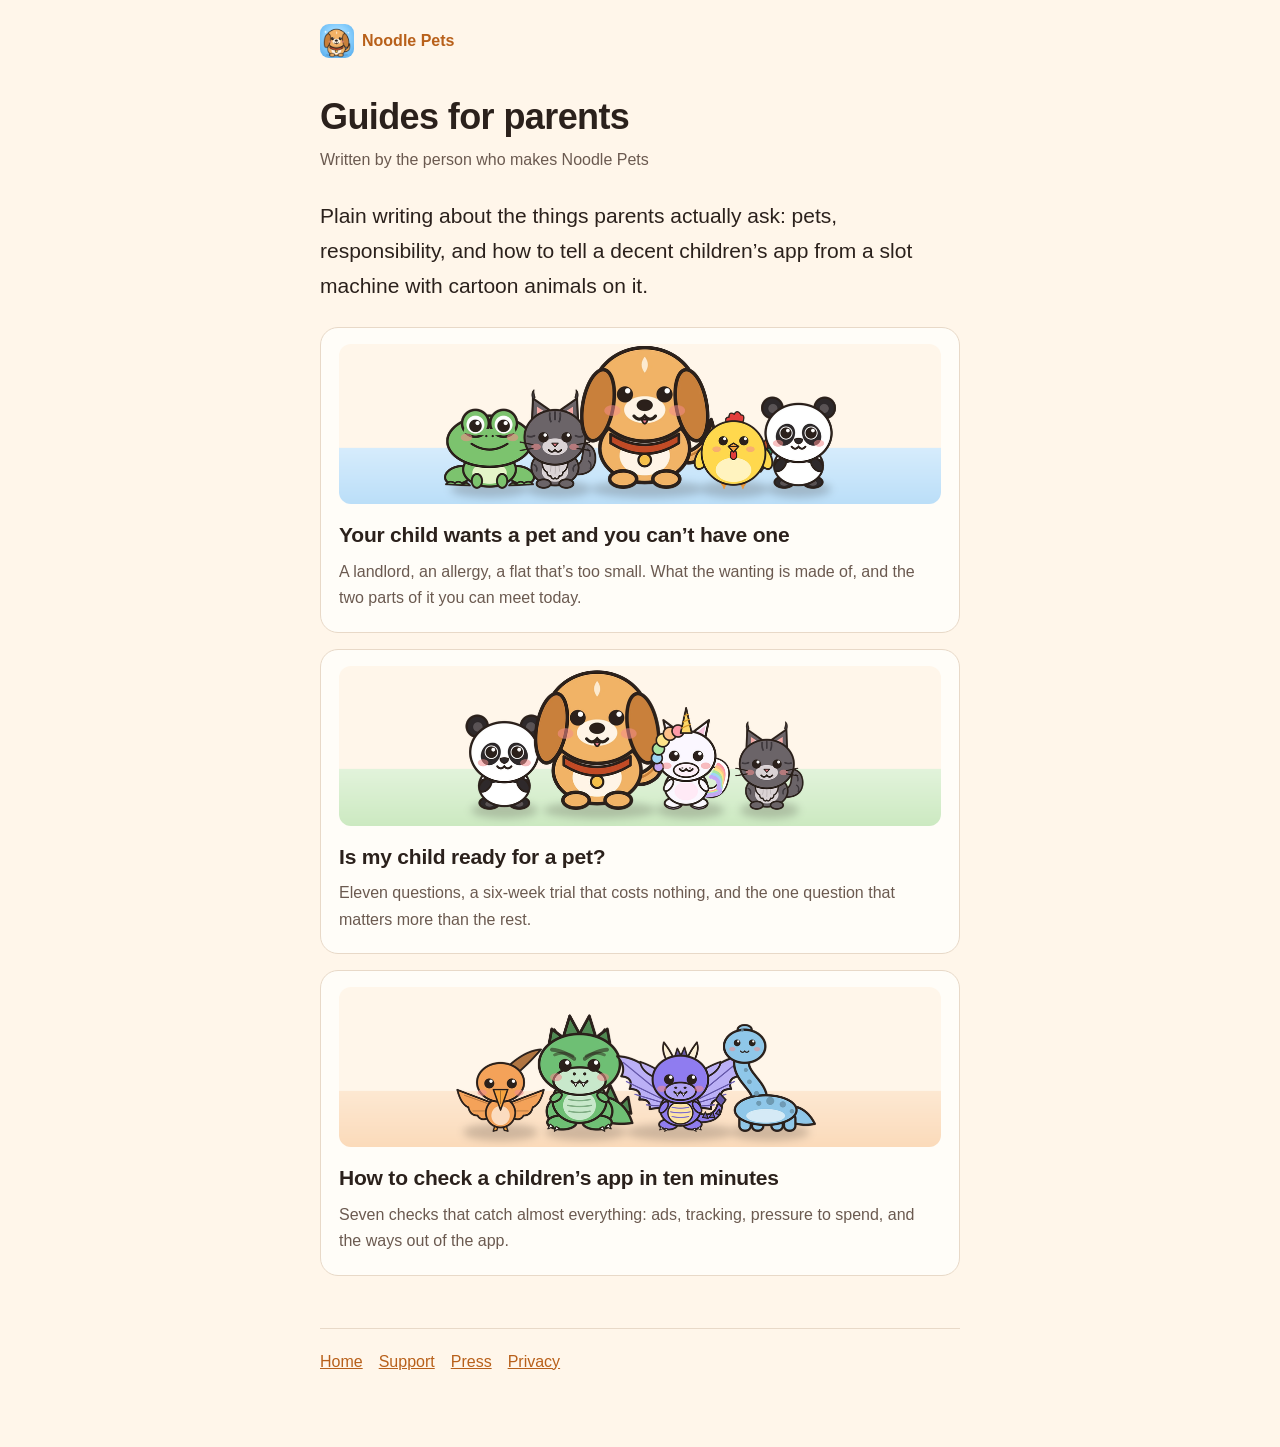
<file: guides/index.html>
<!doctype html>
<html lang="en">
<head>
<meta charset="utf-8">
<meta name="viewport" content="width=device-width, initial-scale=1">
<title>Guides for parents – Noodle Pets</title>
<meta name="description" content="Plain, practical writing for parents: what to do when a child wants a pet you can&rsquo;t have, whether they&rsquo;re ready for a real one, and how to check a children&rsquo;s app.">
<link rel="canonical" href="https://noodlepets.app/guides/">
<meta property="og:title" content="Guides for parents – Noodle Pets">
<meta property="og:description" content="Plain, practical writing for parents about pets, responsibility and children's apps.">
<meta property="og:image" content="https://noodlepets.app/images/og-banner.png">
<meta property="og:url" content="https://noodlepets.app/guides/">
<meta property="og:type" content="website">
<meta name="twitter:card" content="summary_large_image">
<link rel="stylesheet" href="/guides/style.css?v=3">
<link rel="icon" href="/favicon.ico" sizes="48x48">
<link rel="icon" type="image/png" sizes="32x32" href="/favicon-32.png">
<link rel="apple-touch-icon" href="/apple-touch-icon.png">
<meta name="theme-color" content="#4FA8EC">
</head>
<body>

<div class="top"><a href="/"><img src="/images/icon.png" alt="" width="34" height="34">Noodle Pets</a></div>

<main>
  <h1>Guides for parents</h1>
  <p class="date">Written by the person who makes Noodle Pets</p>

  <p class="lede">Plain writing about the things parents actually ask: pets, responsibility, and how to tell a decent children&rsquo;s app from a slot machine with cartoon animals on it.</p>

  <div class="cards">
    <a class="card" href="/guides/child-wants-a-pet/">
      <img class="thumb" src="/guides/hero-pet.png" alt="" width="1200" height="460" loading="lazy">
      <h2>Your child wants a pet and you can&rsquo;t have one</h2>
      <p>A landlord, an allergy, a flat that&rsquo;s too small. What the wanting is made of, and the two parts of it you can meet today.</p>
    </a>
    <a class="card" href="/guides/ready-for-a-real-pet/">
      <img class="thumb" src="/guides/hero-ready.png" alt="" width="1200" height="460" loading="lazy">
      <h2>Is my child ready for a pet?</h2>
      <p>Eleven questions, a six-week trial that costs nothing, and the one question that matters more than the rest.</p>
    </a>
    <a class="card" href="/guides/choosing-a-childrens-app/">
      <img class="thumb" src="/guides/hero-app.png" alt="" width="1200" height="460" loading="lazy">
      <h2>How to check a children&rsquo;s app in ten minutes</h2>
      <p>Seven checks that catch almost everything: ads, tracking, pressure to spend, and the ways out of the app.</p>
    </a>
  </div>

  <div class="foot">
    <a href="/">Home</a><a href="/support/">Support</a><a href="/press/">Press</a><a href="/privacy/">Privacy</a>
  </div>
</main>

</body>
</html>
</file>
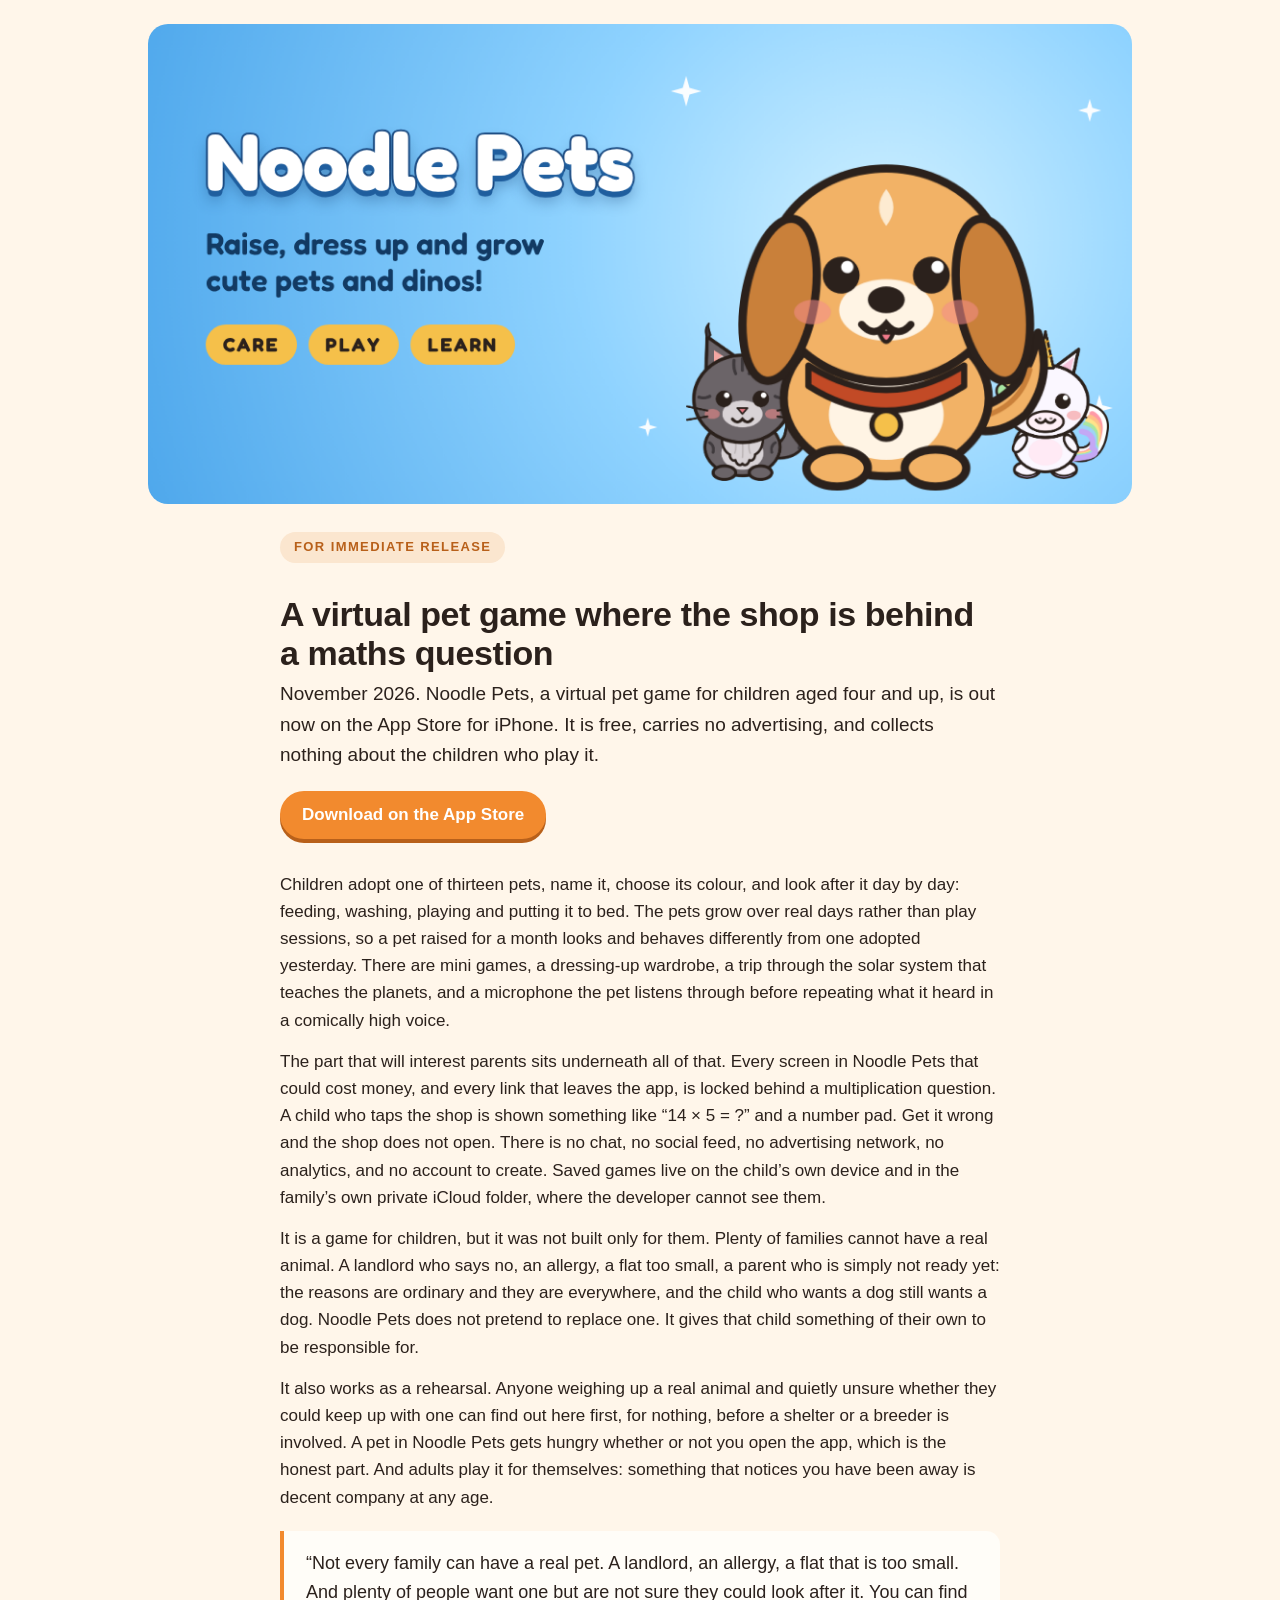
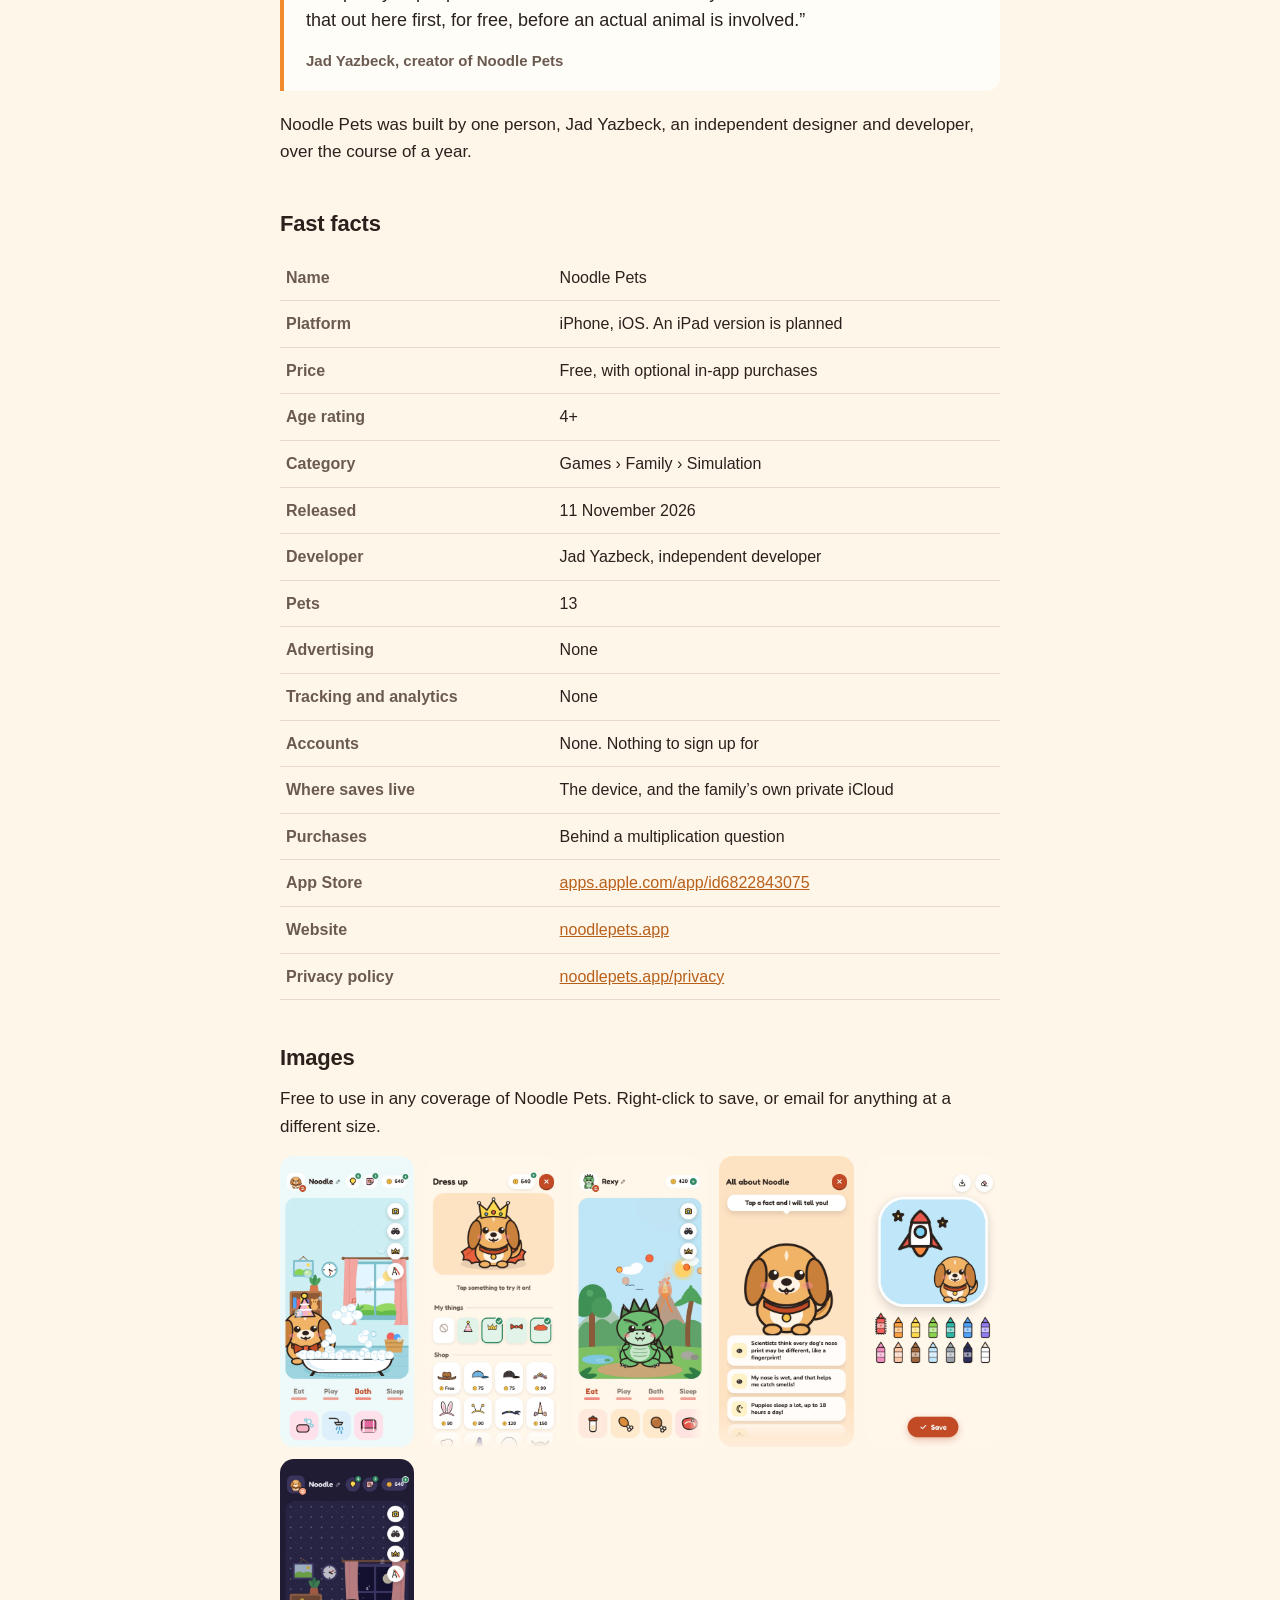
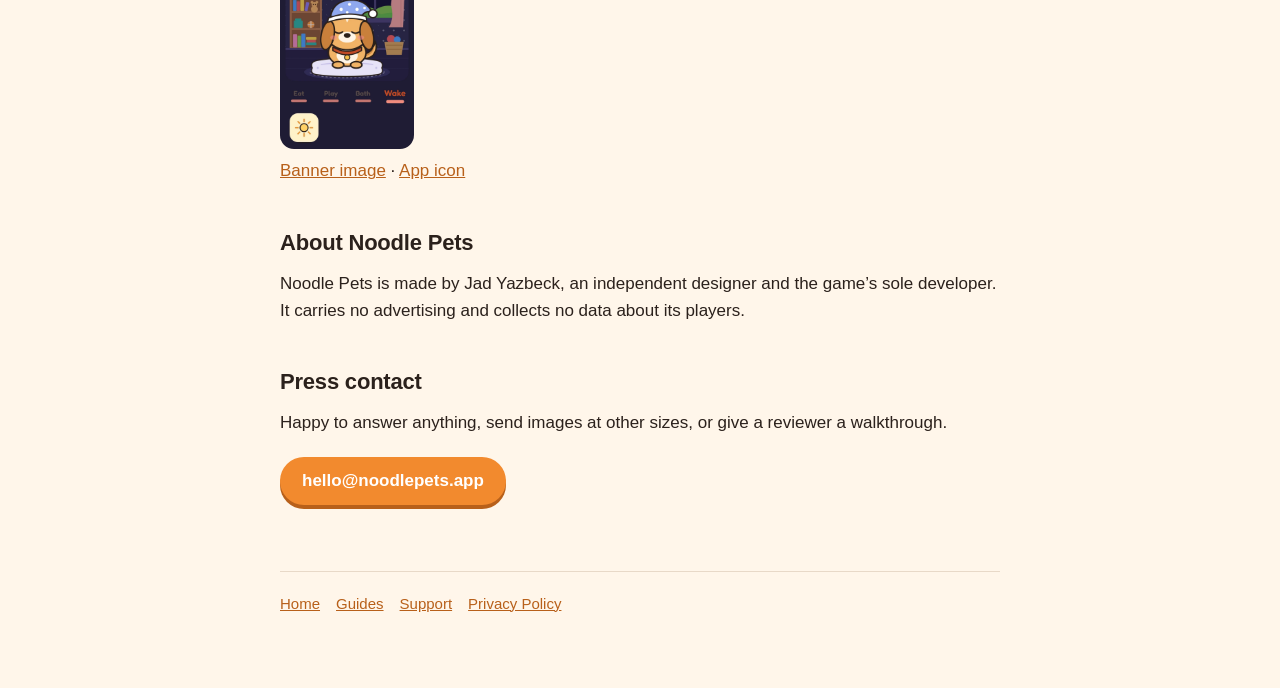
<file: press/index.html>
<!doctype html>
<html lang="en">
<head>
<meta charset="utf-8">
<meta name="viewport" content="width=device-width, initial-scale=1">
<title>Noodle Pets – Press</title>
<meta name="description" content="Press kit for Noodle Pets, a virtual pet game for children aged 4 and up. No ads, no tracking, and every purchase behind a grown-up check.">
<meta property="og:title" content="Noodle Pets – Press">
<meta property="og:description" content="A virtual pet game where the shop is behind a maths question. Press kit, facts and images.">
<meta property="og:image" content="https://noodlepets.app/images/og-banner.png">
<meta property="og:url" content="https://noodlepets.app/press/">
<meta property="og:type" content="website">
<meta name="twitter:card" content="summary_large_image">
<style>
:root{
  --bg:#FFF6EA; --ink:#2B211C; --quiet:#6B5A50; --line:#E8D9C8;
  --orange:#F28A2E; --orange-dark:#B8601A; --mint:#DDF1CF; --card:#FFFDF8;
}
*{box-sizing:border-box}
body{margin:0;background:var(--bg);color:var(--ink);
  font:17px/1.6 -apple-system,BlinkMacSystemFont,"Segoe UI",Roboto,sans-serif;
  -webkit-font-smoothing:antialiased}
main{max-width:760px;margin:0 auto;padding:0 20px 72px}
.hero{max-width:1024px;margin:0 auto;padding:24px 20px 0}
.hero img{width:100%;height:auto;border-radius:20px;display:block}
h1{font-size:34px;line-height:1.15;margin:32px 0 6px;letter-spacing:-.4px}
h2{font-size:22px;margin:40px 0 10px;letter-spacing:-.2px}
h3{font-size:19px;margin:26px 0 8px}
p{margin:0 0 14px}
a{color:var(--orange-dark)}
.kicker{display:inline-block;font-size:13px;font-weight:700;letter-spacing:1.4px;
  text-transform:uppercase;color:var(--orange-dark);background:#FBE6CF;
  border-radius:999px;padding:5px 14px;margin-top:28px}
.lede{font-size:19px;color:var(--ink)}
.sum{background:var(--mint);border-radius:18px;padding:16px 18px;font-weight:600;margin:0 0 22px}
blockquote{margin:20px 0;padding:18px 22px;background:var(--card);
  border-left:4px solid var(--orange);border-radius:0 14px 14px 0;font-size:18px}
blockquote p:last-child{margin:0}
.by{display:block;margin-top:10px;font-size:15px;color:var(--quiet);font-weight:600}
table{width:100%;border-collapse:collapse;margin:14px 0 8px;font-size:16px}
th,td{text-align:left;padding:10px 6px;border-bottom:1px solid var(--line);vertical-align:top}
th{width:38%;color:var(--quiet);font-weight:600}
.shots{display:grid;grid-template-columns:repeat(auto-fill,minmax(130px,1fr));gap:12px;margin:16px 0 8px}
.shots img{width:100%;height:auto;border-radius:14px;display:block;background:#fff}
.mail{display:inline-flex;align-items:center;gap:8px;height:48px;padding:0 22px;margin:6px 0 18px;
  border-radius:999px;background:var(--orange);color:#fff;font-weight:700;text-decoration:none;
  box-shadow:0 4px 0 var(--orange-dark)}
.mail:focus-visible{outline:3px solid var(--ink);outline-offset:3px}
.foot{margin-top:48px;padding-top:20px;border-top:1px solid var(--line);color:var(--quiet);font-size:15px}
.foot a{margin-right:16px}
@media (max-width:520px){h1{font-size:28px}.lede{font-size:18px}}
</style>
<link rel="icon" href="/favicon.ico" sizes="48x48">
<link rel="icon" type="image/png" sizes="32x32" href="/favicon-32.png">
<link rel="icon" type="image/png" sizes="16x16" href="/favicon-16.png">
<link rel="apple-touch-icon" href="/apple-touch-icon.png">
<link rel="manifest" href="/site.webmanifest">
<meta name="theme-color" content="#4FA8EC">
</head>
<body>

<div class="hero">
  <img src="/images/og-banner.png" alt="Noodle Pets: a dog, a cat and a unicorn against a blue sky" width="1024" height="500">
</div>

<main>
  <span class="kicker">For immediate release</span>

  <h1>A virtual pet game where the shop is behind a maths question</h1>

  <p class="lede">November 2026. Noodle Pets, a virtual pet game for children aged four and up, is out now on the App Store for iPhone. It is free, carries no advertising, and collects nothing about the children who play it.</p>

  <p><a class="mail" href="https://apps.apple.com/app/id6822843075">Download on the App Store</a></p>

  <p>Children adopt one of thirteen pets, name it, choose its colour, and look after it day by day: feeding, washing, playing and putting it to bed. The pets grow over real days rather than play sessions, so a pet raised for a month looks and behaves differently from one adopted yesterday. There are mini games, a dressing-up wardrobe, a trip through the solar system that teaches the planets, and a microphone the pet listens through before repeating what it heard in a comically high voice.</p>

  <p>The part that will interest parents sits underneath all of that. Every screen in Noodle Pets that could cost money, and every link that leaves the app, is locked behind a multiplication question. A child who taps the shop is shown something like &ldquo;14 &times; 5 = ?&rdquo; and a number pad. Get it wrong and the shop does not open. There is no chat, no social feed, no advertising network, no analytics, and no account to create. Saved games live on the child&rsquo;s own device and in the family&rsquo;s own private iCloud folder, where the developer cannot see them.</p>

  <p>It is a game for children, but it was not built only for them. Plenty of families cannot have a real animal. A landlord who says no, an allergy, a flat too small, a parent who is simply not ready yet: the reasons are ordinary and they are everywhere, and the child who wants a dog still wants a dog. Noodle Pets does not pretend to replace one. It gives that child something of their own to be responsible for.</p>

  <p>It also works as a rehearsal. Anyone weighing up a real animal and quietly unsure whether they could keep up with one can find out here first, for nothing, before a shelter or a breeder is involved. A pet in Noodle Pets gets hungry whether or not you open the app, which is the honest part. And adults play it for themselves: something that notices you have been away is decent company at any age.</p>

  <blockquote>
    <p>&ldquo;Not every family can have a real pet. A landlord, an allergy, a flat that is too small. And plenty of people want one but are not sure they could look after it. You can find that out here first, for free, before an actual animal is involved.&rdquo;</p>
    <span class="by">Jad Yazbeck, creator of Noodle Pets</span>
  </blockquote>

  <p>Noodle Pets was built by one person, Jad Yazbeck, an independent designer and developer, over the course of a year.</p>

  <h2>Fast facts</h2>
  <table>
    <tr><th>Name</th><td>Noodle Pets</td></tr>
    <tr><th>Platform</th><td>iPhone, iOS. An iPad version is planned</td></tr>
    <tr><th>Price</th><td>Free, with optional in-app purchases</td></tr>
    <tr><th>Age rating</th><td>4+</td></tr>
    <tr><th>Category</th><td>Games &rsaquo; Family &rsaquo; Simulation</td></tr>
    <tr><th>Released</th><td>11 November 2026</td></tr>
    <tr><th>Developer</th><td>Jad Yazbeck, independent developer</td></tr>
    <tr><th>Pets</th><td>13</td></tr>
    <tr><th>Advertising</th><td>None</td></tr>
    <tr><th>Tracking and analytics</th><td>None</td></tr>
    <tr><th>Accounts</th><td>None. Nothing to sign up for</td></tr>
    <tr><th>Where saves live</th><td>The device, and the family&rsquo;s own private iCloud</td></tr>
    <tr><th>Purchases</th><td>Behind a multiplication question</td></tr>
    <tr><th>App Store</th><td><a href="https://apps.apple.com/app/id6822843075">apps.apple.com/app/id6822843075</a></td></tr>
    <tr><th>Website</th><td><a href="https://noodlepets.app">noodlepets.app</a></td></tr>
    <tr><th>Privacy policy</th><td><a href="/privacy/">noodlepets.app/privacy</a></td></tr>
  </table>

  <h2>Images</h2>
  <p>Free to use in any coverage of Noodle Pets. Right-click to save, or email for anything at a different size.</p>
  <div class="shots">
    <img src="/images/s1_home.webp" alt="The pet&rsquo;s room, with Eat, Play, Bath and Sleep" loading="lazy">
    <img src="/images/s5_dress.webp" alt="The dressing-up wardrobe" loading="lazy">
    <img src="/images/s6_trex.webp" alt="A young tyrannosaurus pet" loading="lazy">
    <img src="/images/s7_facts.webp" alt="A fact card about animals" loading="lazy">
    <img src="/images/s8_color.webp" alt="The colouring page" loading="lazy">
    <img src="/images/s9_night.webp" alt="The room at night, pet asleep" loading="lazy">
  </div>
  <p><a href="/images/og-banner.png">Banner image</a> &middot; <a href="/images/icon.png">App icon</a></p>

  <h2>About Noodle Pets</h2>
  <p>Noodle Pets is made by Jad Yazbeck, an independent designer and the game&rsquo;s sole developer. It carries no advertising and collects no data about its players.</p>

  <h2>Press contact</h2>
  <p>Happy to answer anything, send images at other sizes, or give a reviewer a walkthrough.</p>
  <p><a class="mail" href="mailto:hello@noodlepets.app">hello@noodlepets.app</a></p>

  <div class="foot">
    <a href="/">Home</a><a href="/guides/">Guides</a><a href="/support/">Support</a><a href="/privacy/">Privacy Policy</a>
  </div>
</main>

</body>
</html>
</file>
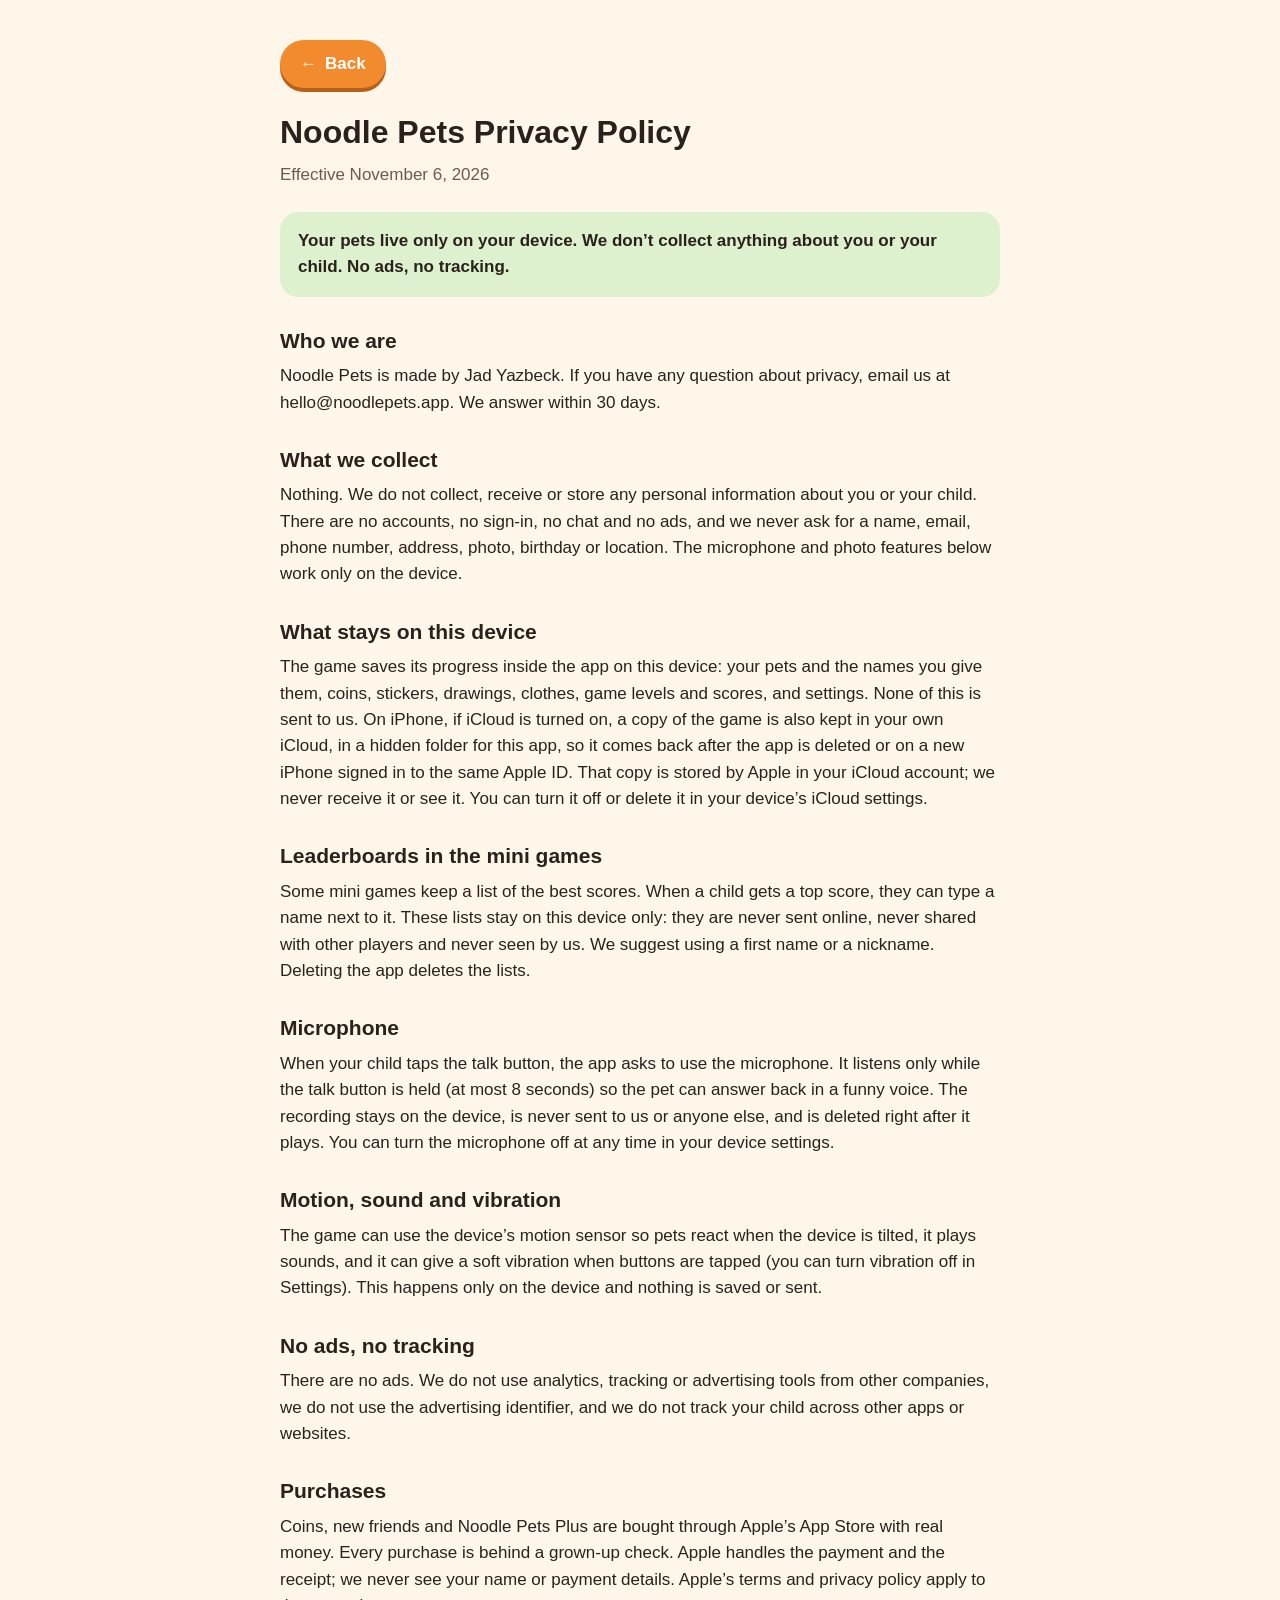
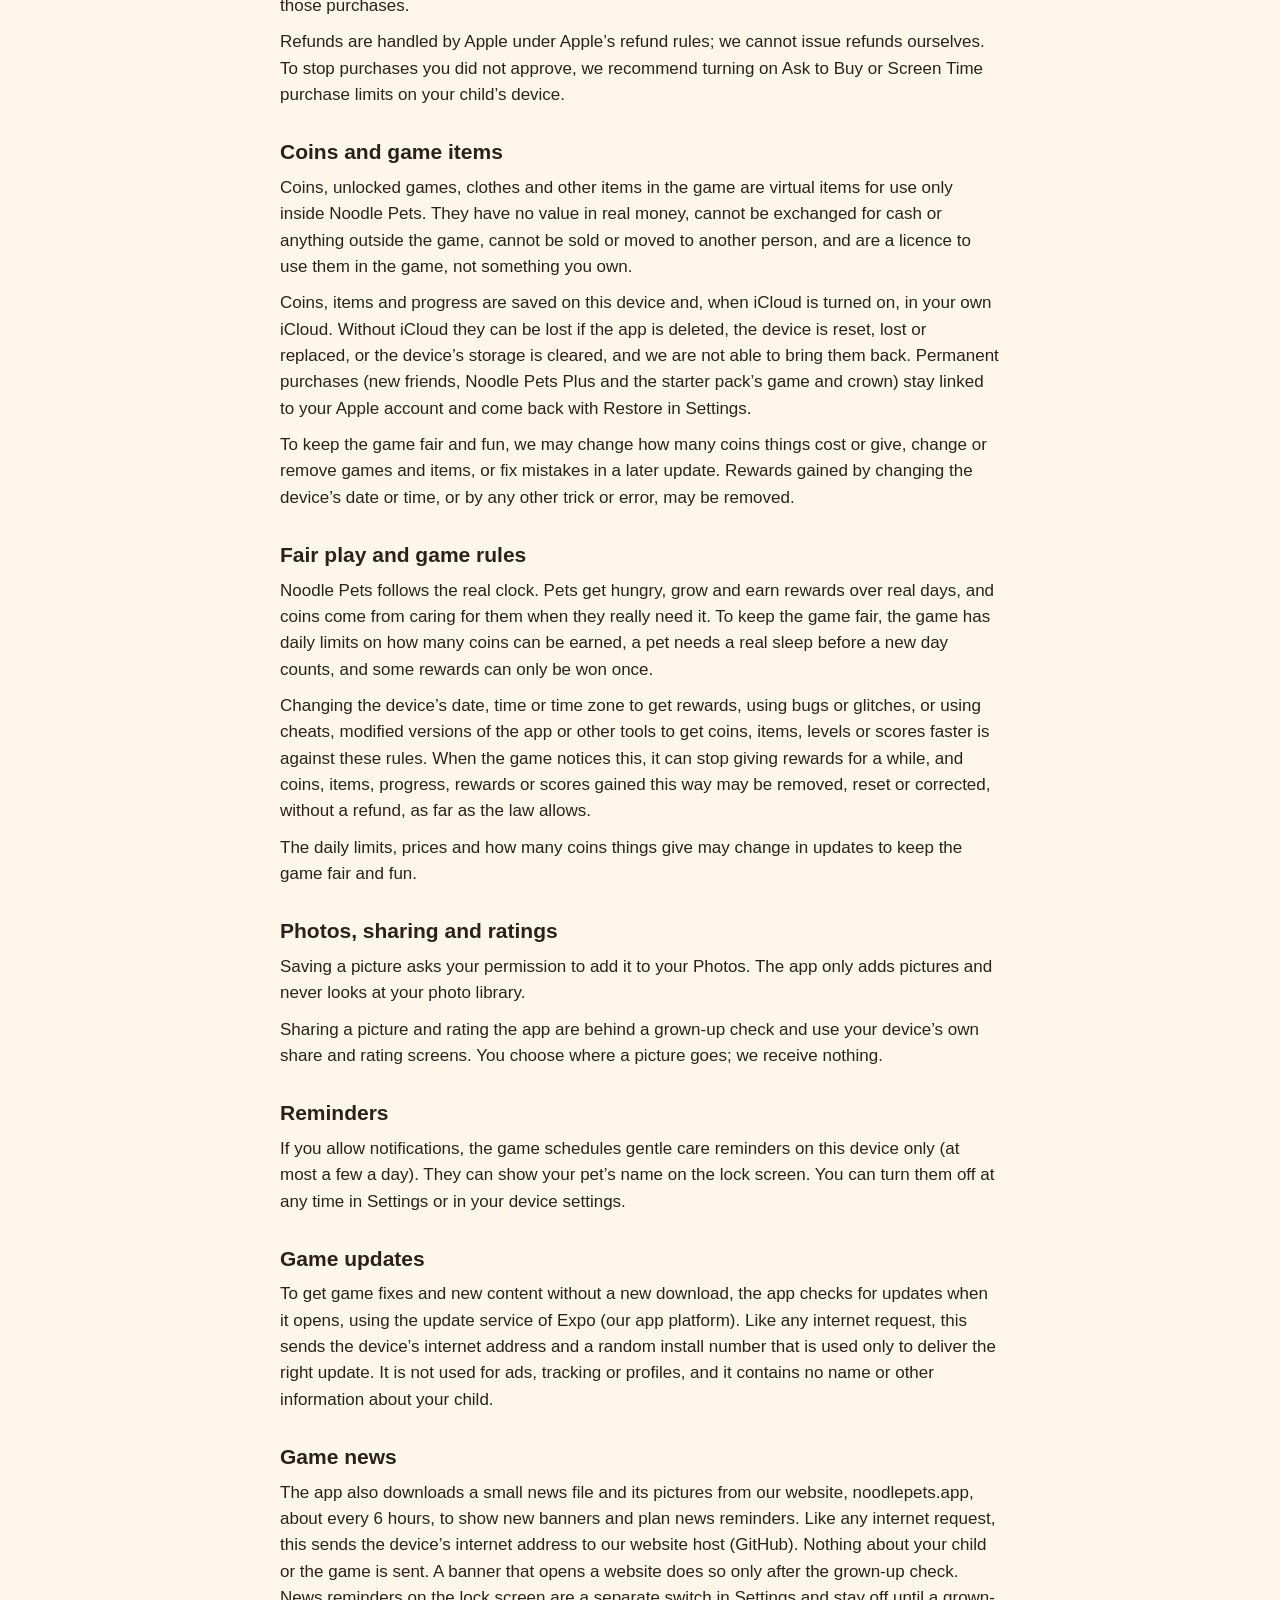
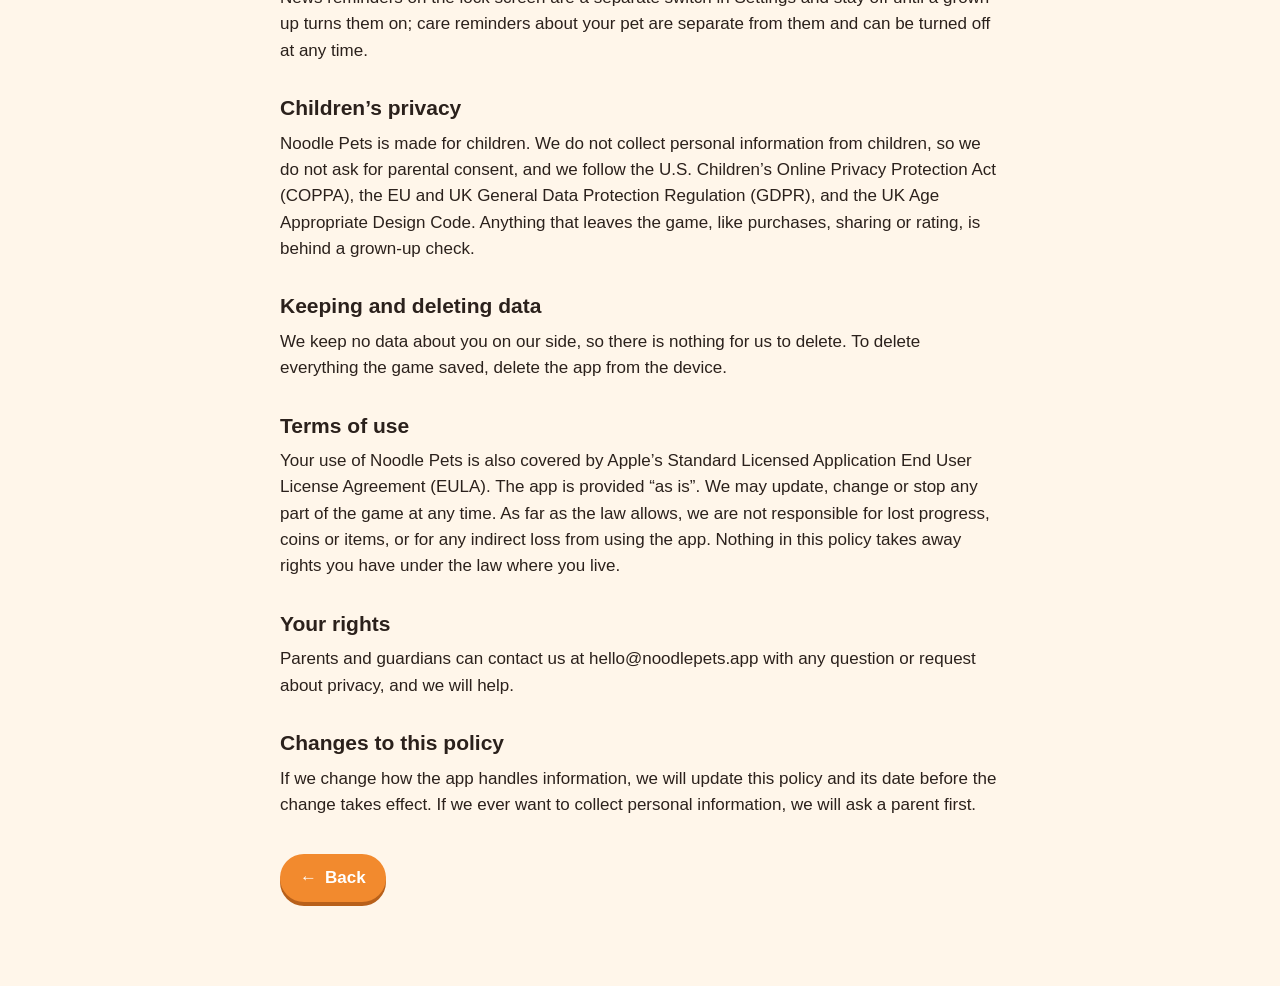
<file: privacy/index.html>
<!doctype html>
<html lang="en">
<head>
<meta charset="utf-8">
<meta name="viewport" content="width=device-width, initial-scale=1">
<title>Noodle Pets – Privacy Policy</title>
<style>body{margin:0;background:#FFF6EA;color:#2B211C;font:17px/1.55 -apple-system,BlinkMacSystemFont,"Segoe UI",Roboto,sans-serif}main{max-width:720px;margin:0 auto;padding:40px 20px 64px}h1{font-size:32px;margin:0 0 4px}.date{color:#6B5A50;margin:0 0 24px}.sum{background:#DDF1CF;border-radius:18px;padding:16px 18px;font-weight:600;margin-bottom:8px}h2{font-size:21px;margin:28px 0 6px}p{margin:0 0 10px}.back{display:inline-flex;align-items:center;gap:8px;height:48px;padding:0 20px;margin:0 0 20px;border-radius:999px;background:#F28A2E;color:#fff;font-weight:700;text-decoration:none;box-shadow:0 4px 0 #B8601A}.back:focus-visible{outline:3px solid #2B211C;outline-offset:3px}.foot{margin-top:36px}</style>
<link rel="icon" href="/favicon.ico" sizes="48x48">
<link rel="icon" type="image/png" sizes="32x32" href="/favicon-32.png">
<link rel="icon" type="image/png" sizes="16x16" href="/favicon-16.png">
<link rel="apple-touch-icon" href="/apple-touch-icon.png">
<link rel="manifest" href="/site.webmanifest">
<meta name="theme-color" content="#4FA8EC">
</head>
<body>
<main>
<a class="back" href="/" aria-label="Back to Noodle Pets"><span aria-hidden="true">←</span> Back</a>
<h1>Noodle Pets Privacy Policy</h1>
<p class="date">Effective November 6, 2026</p>
<p class="sum">Your pets live only on your device. We don’t collect anything about you or your child. No ads, no tracking.</p>
<h2>Who we are</h2>
<p>Noodle Pets is made by Jad Yazbeck. If you have any question about privacy, email us at hello@noodlepets.app. We answer within 30 days.</p>
<h2>What we collect</h2>
<p>Nothing. We do not collect, receive or store any personal information about you or your child. There are no accounts, no sign-in, no chat and no ads, and we never ask for a name, email, phone number, address, photo, birthday or location. The microphone and photo features below work only on the device.</p>
<h2>What stays on this device</h2>
<p>The game saves its progress inside the app on this device: your pets and the names you give them, coins, stickers, drawings, clothes, game levels and scores, and settings. None of this is sent to us. On iPhone, if iCloud is turned on, a copy of the game is also kept in your own iCloud, in a hidden folder for this app, so it comes back after the app is deleted or on a new iPhone signed in to the same Apple ID. That copy is stored by Apple in your iCloud account; we never receive it or see it. You can turn it off or delete it in your device’s iCloud settings.</p>
<h2>Leaderboards in the mini games</h2>
<p>Some mini games keep a list of the best scores. When a child gets a top score, they can type a name next to it. These lists stay on this device only: they are never sent online, never shared with other players and never seen by us. We suggest using a first name or a nickname. Deleting the app deletes the lists.</p>
<h2>Microphone</h2>
<p>When your child taps the talk button, the app asks to use the microphone. It listens only while the talk button is held (at most 8 seconds) so the pet can answer back in a funny voice. The recording stays on the device, is never sent to us or anyone else, and is deleted right after it plays. You can turn the microphone off at any time in your device settings.</p>
<h2>Motion, sound and vibration</h2>
<p>The game can use the device’s motion sensor so pets react when the device is tilted, it plays sounds, and it can give a soft vibration when buttons are tapped (you can turn vibration off in Settings). This happens only on the device and nothing is saved or sent.</p>
<h2>No ads, no tracking</h2>
<p>There are no ads. We do not use analytics, tracking or advertising tools from other companies, we do not use the advertising identifier, and we do not track your child across other apps or websites.</p>
<h2>Purchases</h2>
<p>Coins, new friends and Noodle Pets Plus are bought through Apple’s App Store with real money. Every purchase is behind a grown-up check. Apple handles the payment and the receipt; we never see your name or payment details. Apple’s terms and privacy policy apply to those purchases.</p>
<p>Refunds are handled by Apple under Apple’s refund rules; we cannot issue refunds ourselves. To stop purchases you did not approve, we recommend turning on Ask to Buy or Screen Time purchase limits on your child’s device.</p>
<h2>Coins and game items</h2>
<p>Coins, unlocked games, clothes and other items in the game are virtual items for use only inside Noodle Pets. They have no value in real money, cannot be exchanged for cash or anything outside the game, cannot be sold or moved to another person, and are a licence to use them in the game, not something you own.</p>
<p>Coins, items and progress are saved on this device and, when iCloud is turned on, in your own iCloud. Without iCloud they can be lost if the app is deleted, the device is reset, lost or replaced, or the device’s storage is cleared, and we are not able to bring them back. Permanent purchases (new friends, Noodle Pets Plus and the starter pack’s game and crown) stay linked to your Apple account and come back with Restore in Settings.</p>
<p>To keep the game fair and fun, we may change how many coins things cost or give, change or remove games and items, or fix mistakes in a later update. Rewards gained by changing the device’s date or time, or by any other trick or error, may be removed.</p>
<h2>Fair play and game rules</h2>
<p>Noodle Pets follows the real clock. Pets get hungry, grow and earn rewards over real days, and coins come from caring for them when they really need it. To keep the game fair, the game has daily limits on how many coins can be earned, a pet needs a real sleep before a new day counts, and some rewards can only be won once.</p>
<p>Changing the device’s date, time or time zone to get rewards, using bugs or glitches, or using cheats, modified versions of the app or other tools to get coins, items, levels or scores faster is against these rules. When the game notices this, it can stop giving rewards for a while, and coins, items, progress, rewards or scores gained this way may be removed, reset or corrected, without a refund, as far as the law allows.</p>
<p>The daily limits, prices and how many coins things give may change in updates to keep the game fair and fun.</p>
<h2>Photos, sharing and ratings</h2>
<p>Saving a picture asks your permission to add it to your Photos. The app only adds pictures and never looks at your photo library.</p>
<p>Sharing a picture and rating the app are behind a grown-up check and use your device’s own share and rating screens. You choose where a picture goes; we receive nothing.</p>
<h2>Reminders</h2>
<p>If you allow notifications, the game schedules gentle care reminders on this device only (at most a few a day). They can show your pet’s name on the lock screen. You can turn them off at any time in Settings or in your device settings.</p>
<h2>Game updates</h2>
<p>To get game fixes and new content without a new download, the app checks for updates when it opens, using the update service of Expo (our app platform). Like any internet request, this sends the device’s internet address and a random install number that is used only to deliver the right update. It is not used for ads, tracking or profiles, and it contains no name or other information about your child.</p>
<h2>Game news</h2>
<p>The app also downloads a small news file and its pictures from our website, noodlepets.app, about every 6 hours, to show new banners and plan news reminders. Like any internet request, this sends the device’s internet address to our website host (GitHub). Nothing about your child or the game is sent. A banner that opens a website does so only after the grown-up check. News reminders on the lock screen are a separate switch in Settings and stay off until a grown-up turns them on; care reminders about your pet are separate from them and can be turned off at any time.</p>
<h2>Children’s privacy</h2>
<p>Noodle Pets is made for children. We do not collect personal information from children, so we do not ask for parental consent, and we follow the U.S. Children’s Online Privacy Protection Act (COPPA), the EU and UK General Data Protection Regulation (GDPR), and the UK Age Appropriate Design Code. Anything that leaves the game, like purchases, sharing or rating, is behind a grown-up check.</p>
<h2>Keeping and deleting data</h2>
<p>We keep no data about you on our side, so there is nothing for us to delete. To delete everything the game saved, delete the app from the device.</p>
<h2>Terms of use</h2>
<p>Your use of Noodle Pets is also covered by Apple’s Standard Licensed Application End User License Agreement (EULA). The app is provided “as is”. We may update, change or stop any part of the game at any time. As far as the law allows, we are not responsible for lost progress, coins or items, or for any indirect loss from using the app. Nothing in this policy takes away rights you have under the law where you live.</p>
<h2>Your rights</h2>
<p>Parents and guardians can contact us at hello@noodlepets.app with any question or request about privacy, and we will help.</p>
<h2>Changes to this policy</h2>
<p>If we change how the app handles information, we will update this policy and its date before the change takes effect. If we ever want to collect personal information, we will ask a parent first.</p>
<div class="foot"><a class="back" href="/" aria-label="Back to Noodle Pets"><span aria-hidden="true">←</span> Back</a></div>
</main>
</body>
</html>
</file>
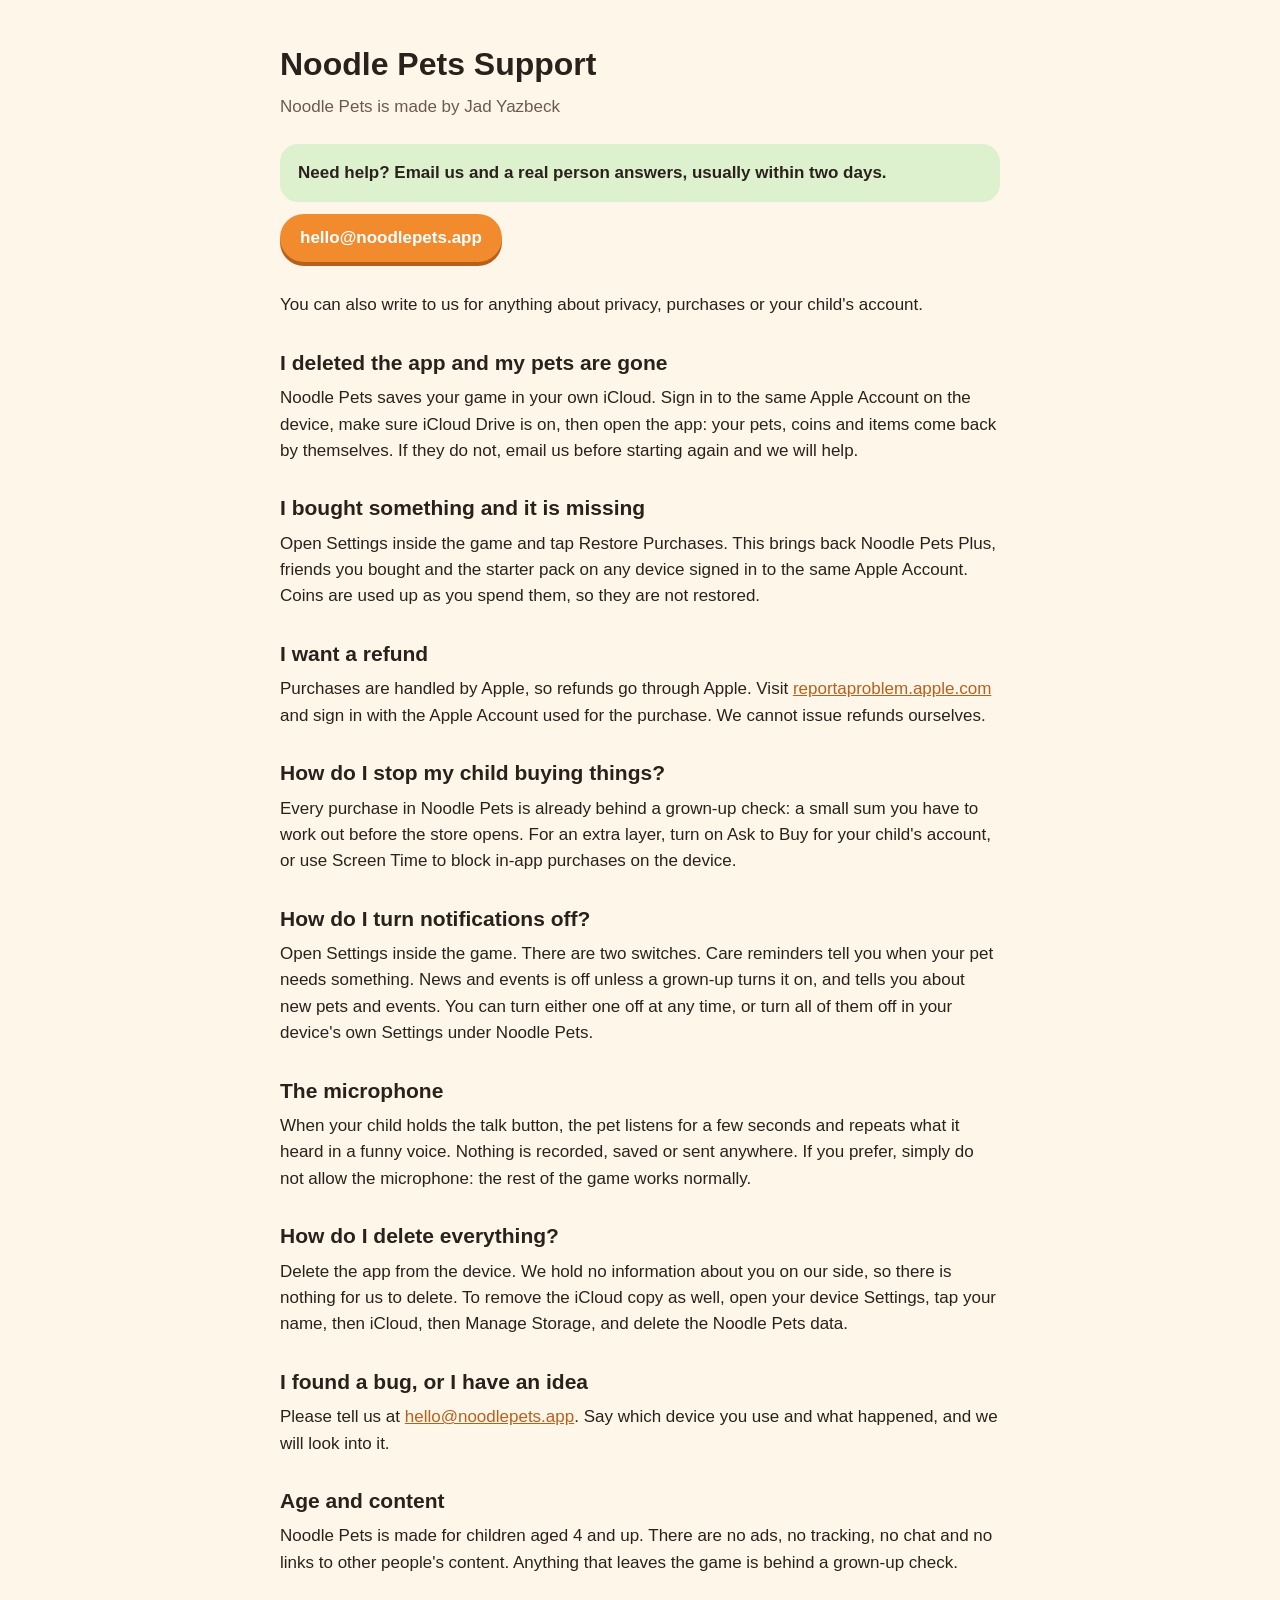
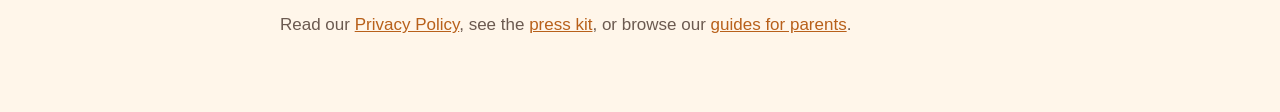
<file: support/index.html>
<!doctype html>
<html lang="en">
<head>
<meta charset="utf-8">
<meta name="viewport" content="width=device-width, initial-scale=1">
<title>Noodle Pets – Support</title>
<style>body{margin:0;background:#FFF6EA;color:#2B211C;font:17px/1.55 -apple-system,BlinkMacSystemFont,"Segoe UI",Roboto,sans-serif}main{max-width:720px;margin:0 auto;padding:40px 20px 64px}h1{font-size:32px;margin:0 0 4px}.date{color:#6B5A50;margin:0 0 24px}.sum{background:#DDF1CF;border-radius:18px;padding:16px 18px;font-weight:600;margin-bottom:8px}h2{font-size:21px;margin:28px 0 6px}p{margin:0 0 10px}a{color:#B8601A}.mail{display:inline-flex;align-items:center;gap:8px;height:48px;padding:0 20px;margin:4px 0 20px;border-radius:999px;background:#F28A2E;color:#fff;font-weight:700;text-decoration:none;box-shadow:0 4px 0 #B8601A}.mail:focus-visible{outline:3px solid #2B211C;outline-offset:3px}.foot{margin-top:36px;color:#6B5A50}</style>
<link rel="icon" href="/favicon.ico" sizes="48x48">
<link rel="icon" type="image/png" sizes="32x32" href="/favicon-32.png">
<link rel="icon" type="image/png" sizes="16x16" href="/favicon-16.png">
<link rel="apple-touch-icon" href="/apple-touch-icon.png">
<link rel="manifest" href="/site.webmanifest">
<meta name="theme-color" content="#4FA8EC">
</head>
<body>
<main>
<h1>Noodle Pets Support</h1>
<p class="date">Noodle Pets is made by Jad Yazbeck</p>
<p class="sum">Need help? Email us and a real person answers, usually within two days.</p>
<p><a class="mail" href="mailto:hello@noodlepets.app">hello@noodlepets.app</a></p>
<p>You can also write to us for anything about privacy, purchases or your child's account.</p>

<h2>I deleted the app and my pets are gone</h2>
<p>Noodle Pets saves your game in your own iCloud. Sign in to the same Apple Account on the device, make sure iCloud Drive is on, then open the app: your pets, coins and items come back by themselves. If they do not, email us before starting again and we will help.</p>

<h2>I bought something and it is missing</h2>
<p>Open Settings inside the game and tap Restore Purchases. This brings back Noodle Pets Plus, friends you bought and the starter pack on any device signed in to the same Apple Account. Coins are used up as you spend them, so they are not restored.</p>

<h2>I want a refund</h2>
<p>Purchases are handled by Apple, so refunds go through Apple. Visit <a href="https://reportaproblem.apple.com">reportaproblem.apple.com</a> and sign in with the Apple Account used for the purchase. We cannot issue refunds ourselves.</p>

<h2>How do I stop my child buying things?</h2>
<p>Every purchase in Noodle Pets is already behind a grown-up check: a small sum you have to work out before the store opens. For an extra layer, turn on Ask to Buy for your child's account, or use Screen Time to block in-app purchases on the device.</p>

<h2>How do I turn notifications off?</h2>
<p>Open Settings inside the game. There are two switches. Care reminders tell you when your pet needs something. News and events is off unless a grown-up turns it on, and tells you about new pets and events. You can turn either one off at any time, or turn all of them off in your device's own Settings under Noodle Pets.</p>

<h2>The microphone</h2>
<p>When your child holds the talk button, the pet listens for a few seconds and repeats what it heard in a funny voice. Nothing is recorded, saved or sent anywhere. If you prefer, simply do not allow the microphone: the rest of the game works normally.</p>

<h2>How do I delete everything?</h2>
<p>Delete the app from the device. We hold no information about you on our side, so there is nothing for us to delete. To remove the iCloud copy as well, open your device Settings, tap your name, then iCloud, then Manage Storage, and delete the Noodle Pets data.</p>

<h2>I found a bug, or I have an idea</h2>
<p>Please tell us at <a href="mailto:hello@noodlepets.app">hello@noodlepets.app</a>. Say which device you use and what happened, and we will look into it.</p>

<h2>Age and content</h2>
<p>Noodle Pets is made for children aged 4 and up. There are no ads, no tracking, no chat and no links to other people's content. Anything that leaves the game is behind a grown-up check.</p>

<div class="foot"><p>Read our <a href="/privacy/">Privacy Policy</a>, see the <a href="/press/">press kit</a>, or browse our <a href="/guides/">guides for parents</a>.</p></div>
</main>
</body>
</html>
</file>
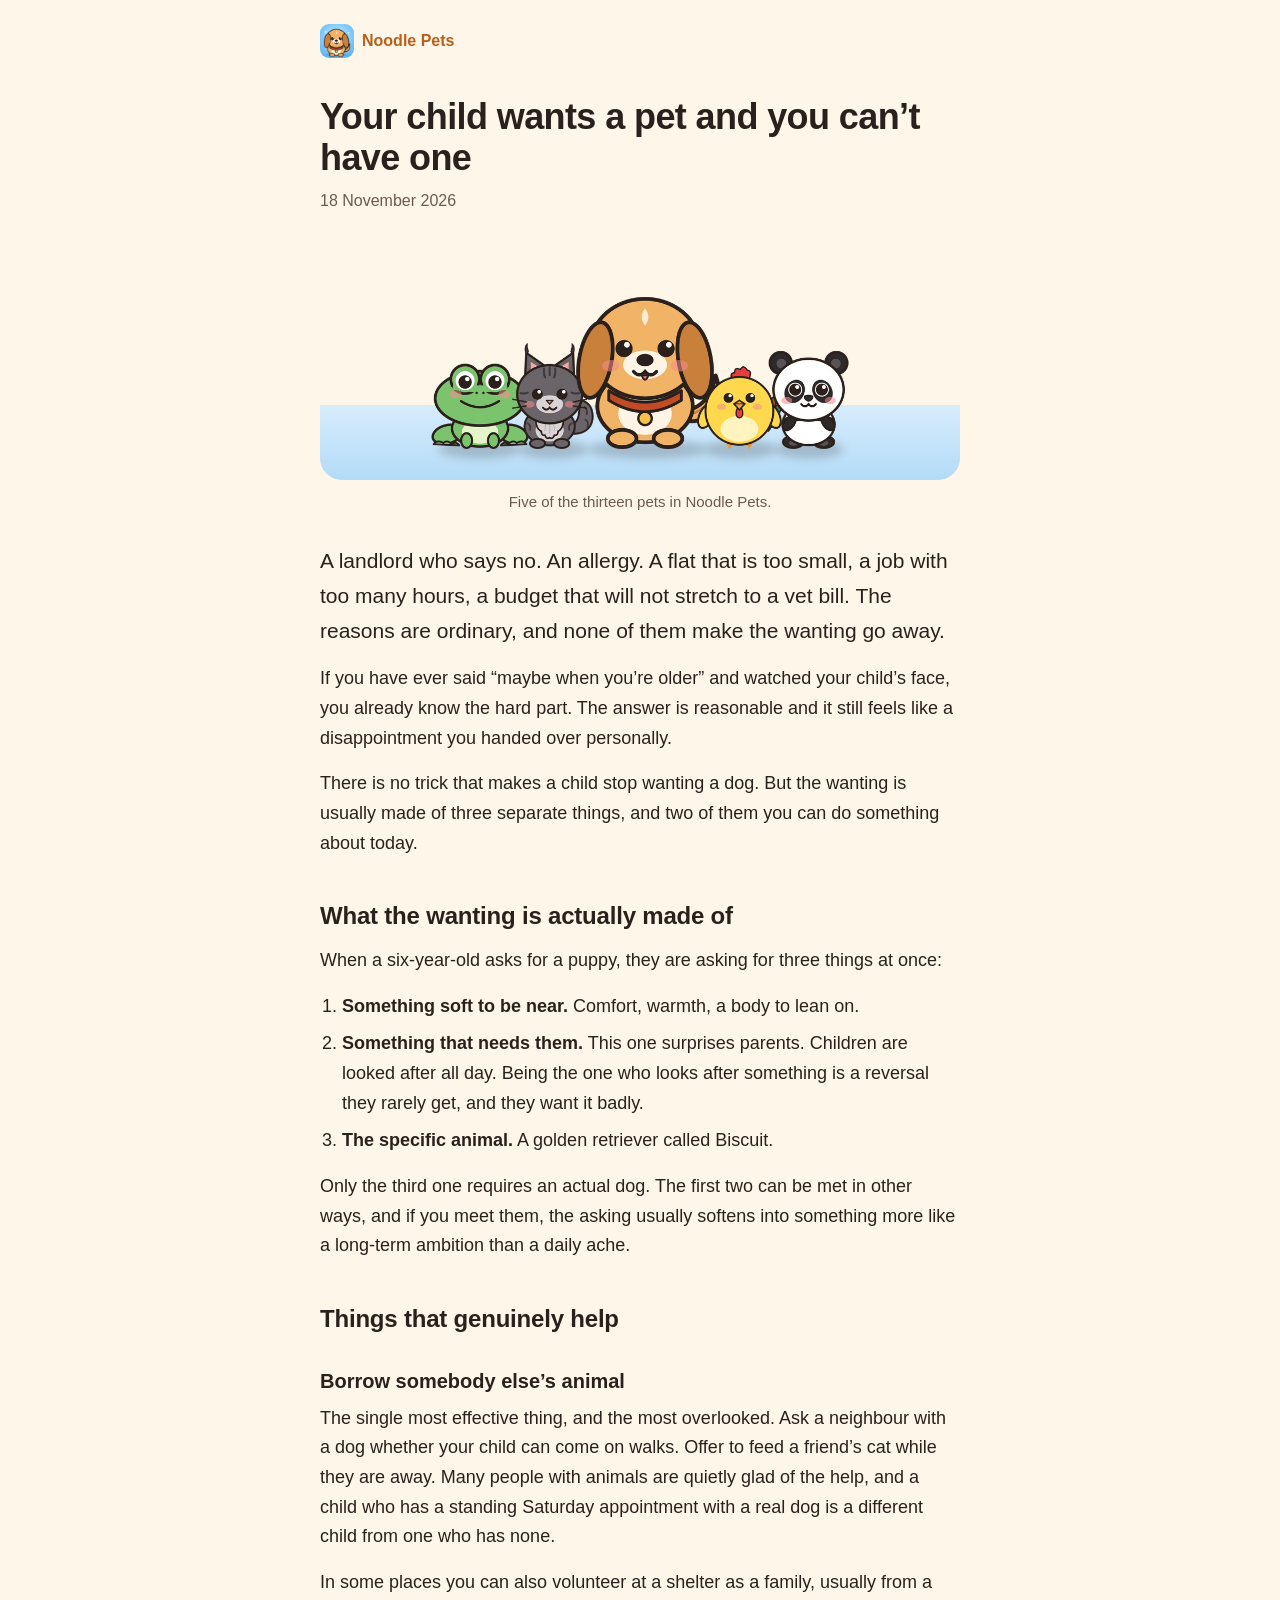
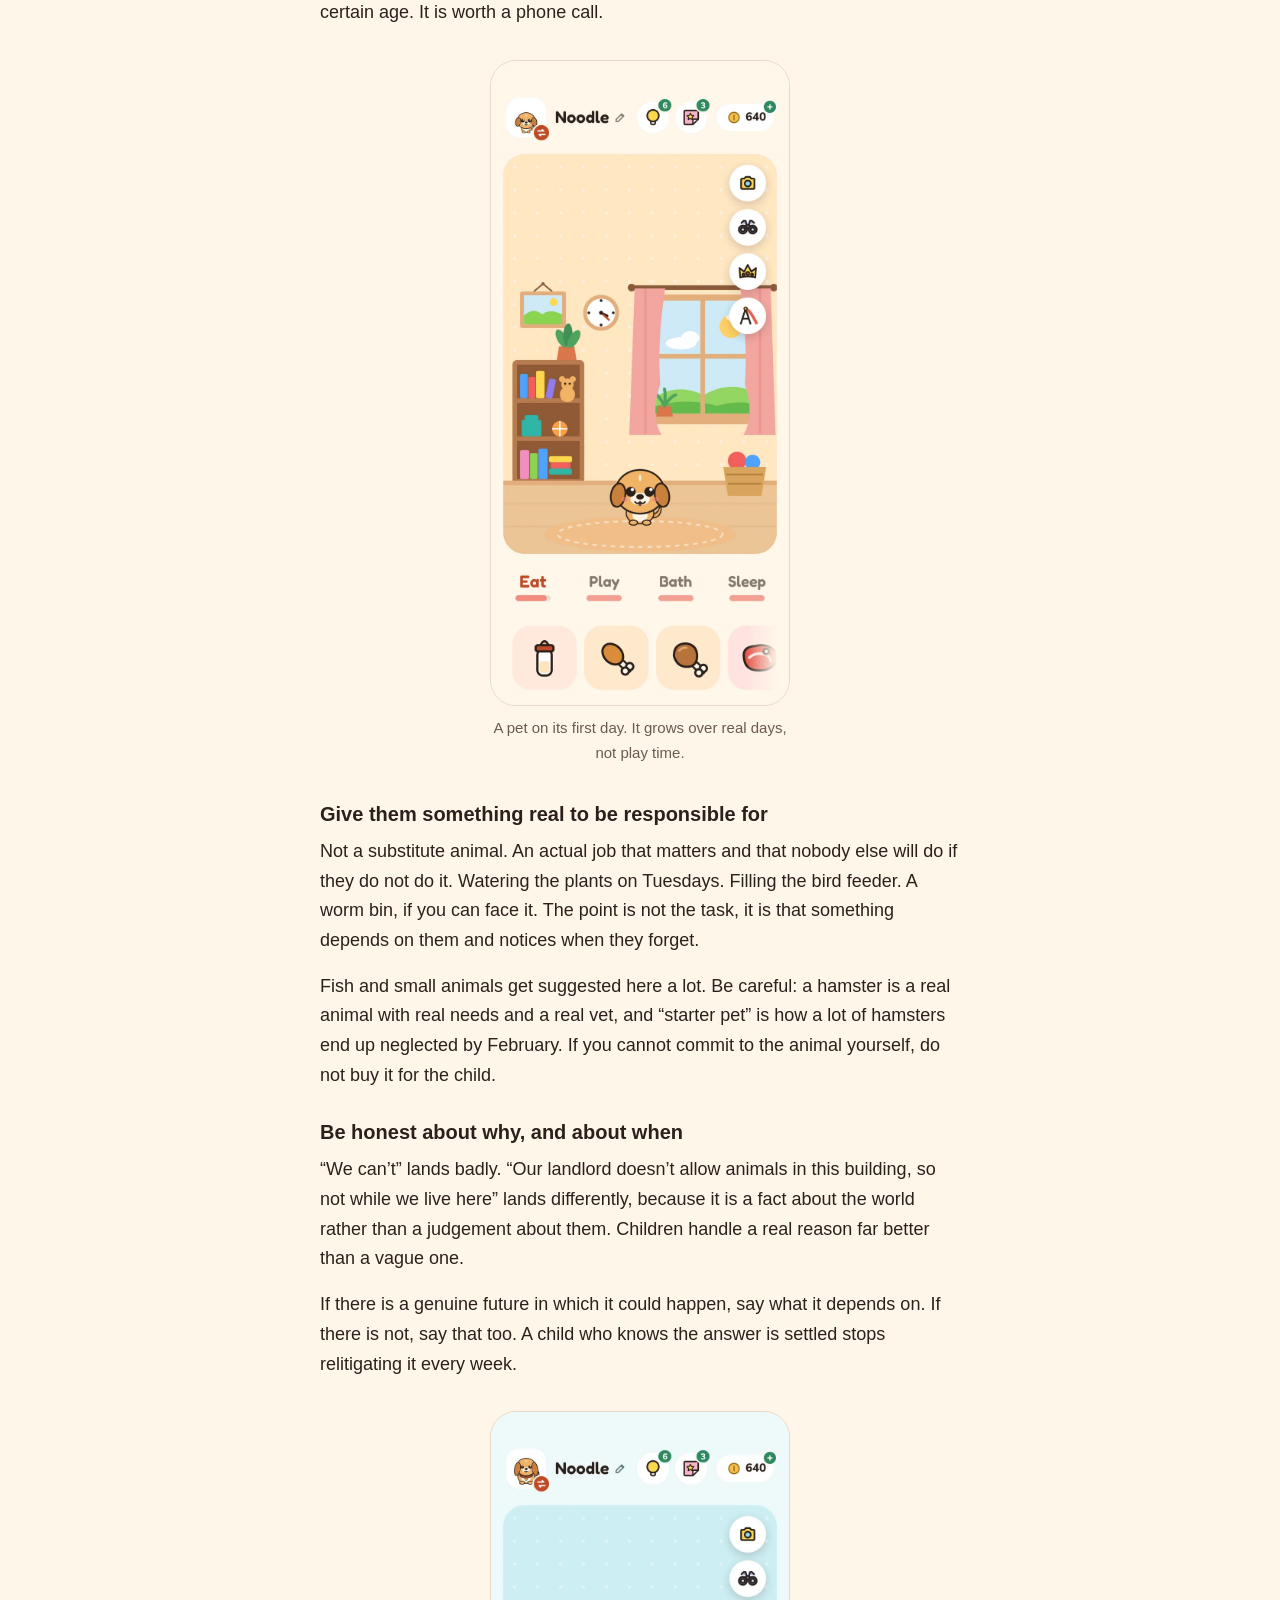
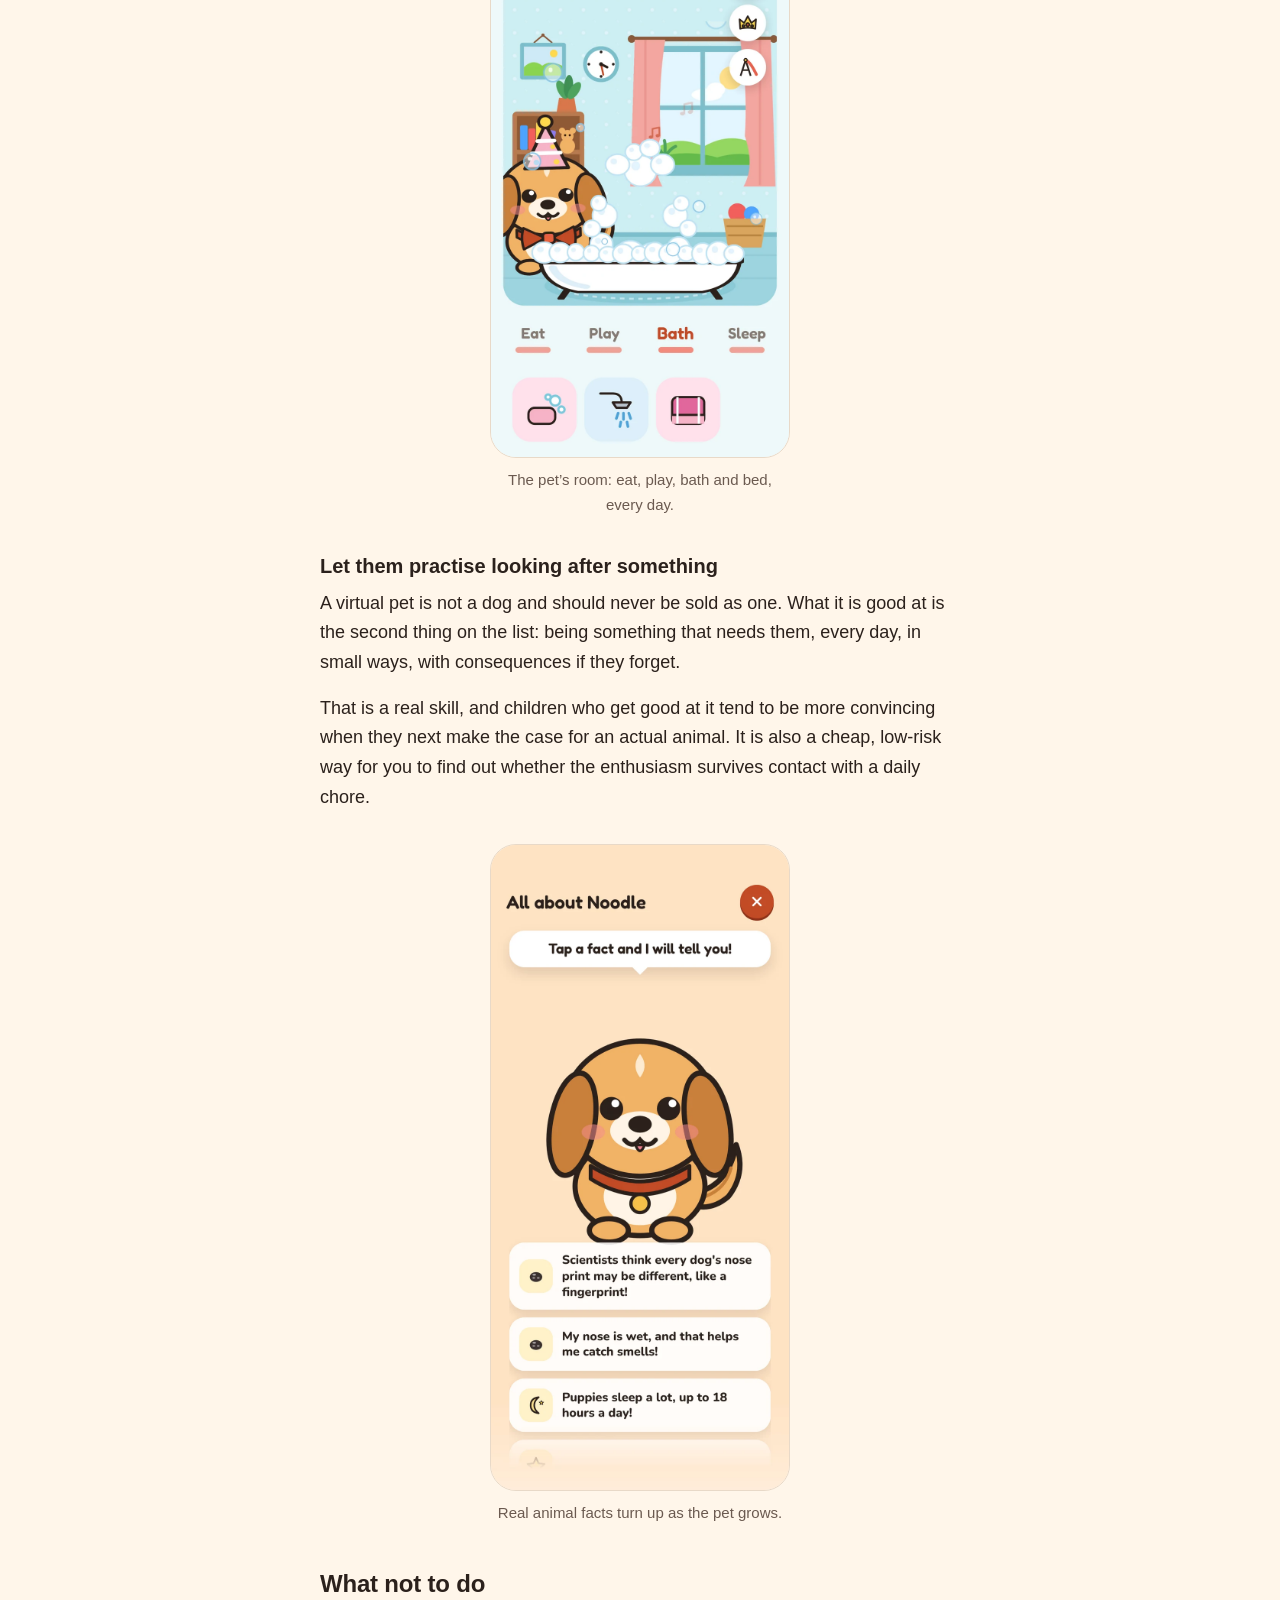
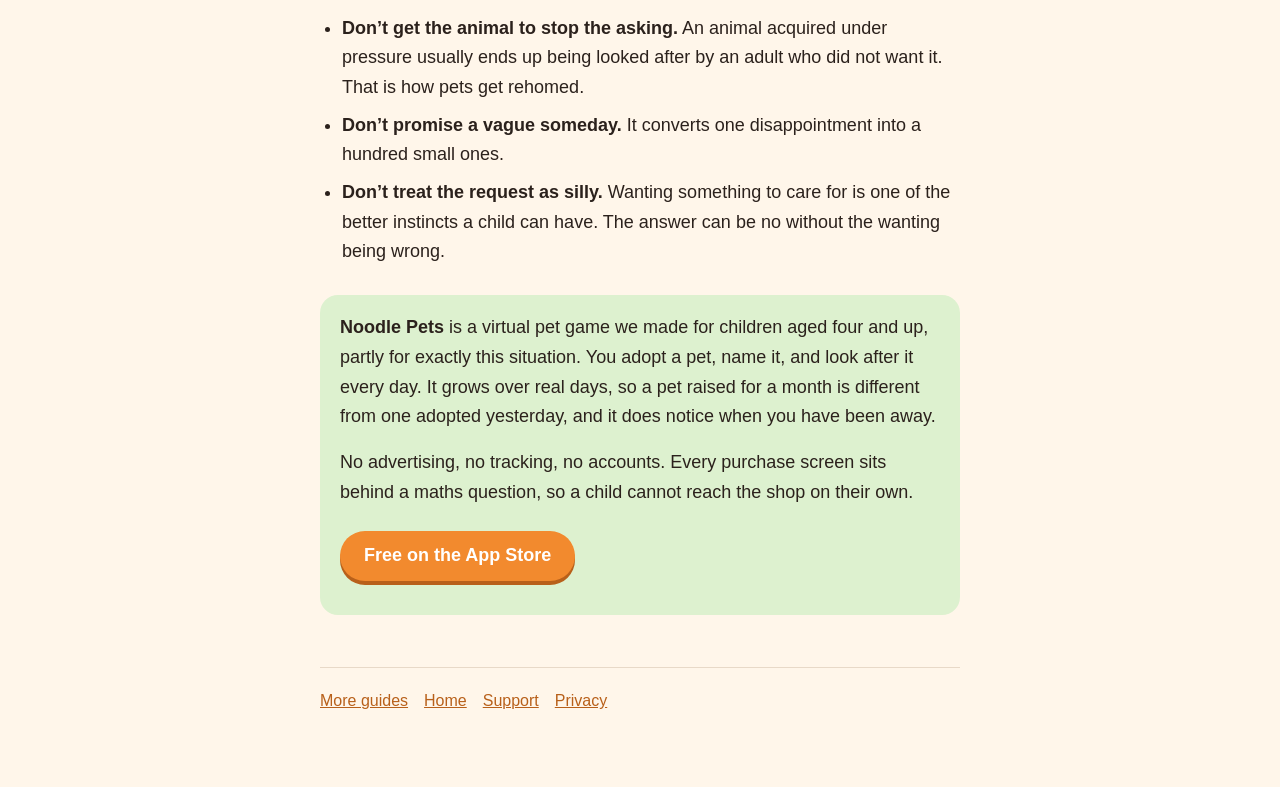
<file: guides/child-wants-a-pet/index.html>
<!doctype html>
<html lang="en">
<head>
<meta charset="utf-8">
<meta name="viewport" content="width=device-width, initial-scale=1">
<title>Your child wants a pet and you can&rsquo;t have one – what to do</title>
<meta name="description" content="A landlord, an allergy, a flat that&rsquo;s too small. Practical things that genuinely help when a child badly wants an animal and the answer has to be no.">
<link rel="canonical" href="https://noodlepets.app/guides/child-wants-a-pet/">
<meta property="og:title" content="Your child wants a pet and you can't have one">
<meta property="og:description" content="Practical things that help when a child badly wants an animal and the answer has to be no.">
<meta property="og:image" content="https://noodlepets.app/images/og-banner.png">
<meta property="og:url" content="https://noodlepets.app/guides/child-wants-a-pet/">
<meta property="og:type" content="article">
<meta name="twitter:card" content="summary_large_image">
<link rel="stylesheet" href="/guides/style.css?v=3">
<link rel="icon" href="/favicon.ico" sizes="48x48">
<link rel="icon" type="image/png" sizes="32x32" href="/favicon-32.png">
<link rel="apple-touch-icon" href="/apple-touch-icon.png">
<meta name="theme-color" content="#4FA8EC">
</head>
<body>

<div class="top"><a href="/"><img src="/images/icon.png" alt="" width="34" height="34">Noodle Pets</a></div>

<main>
  <h1>Your child wants a pet and you can&rsquo;t have one</h1>
  <p class="date">18 November 2026</p>

  <figure><img class="hero" src="/guides/hero-pet.png" alt="Noodle Pets characters" width="1200" height="460"><figcaption>Five of the thirteen pets in Noodle Pets.</figcaption></figure>

  <p class="lede">A landlord who says no. An allergy. A flat that is too small, a job with too many hours, a budget that will not stretch to a vet bill. The reasons are ordinary, and none of them make the wanting go away.</p>

  <p>If you have ever said &ldquo;maybe when you&rsquo;re older&rdquo; and watched your child&rsquo;s face, you already know the hard part. The answer is reasonable and it still feels like a disappointment you handed over personally.</p>

  <p>There is no trick that makes a child stop wanting a dog. But the wanting is usually made of three separate things, and two of them you can do something about today.</p>

  <h2>What the wanting is actually made of</h2>

  <p>When a six-year-old asks for a puppy, they are asking for three things at once:</p>

  <ol>
    <li><strong>Something soft to be near.</strong> Comfort, warmth, a body to lean on.</li>
    <li><strong>Something that needs them.</strong> This one surprises parents. Children are looked after all day. Being the one who looks after something is a reversal they rarely get, and they want it badly.</li>
    <li><strong>The specific animal.</strong> A golden retriever called Biscuit.</li>
  </ol>

  <p>Only the third one requires an actual dog. The first two can be met in other ways, and if you meet them, the asking usually softens into something more like a long-term ambition than a daily ache.</p>

  <h2>Things that genuinely help</h2>

  <h3>Borrow somebody else&rsquo;s animal</h3>
  <p>The single most effective thing, and the most overlooked. Ask a neighbour with a dog whether your child can come on walks. Offer to feed a friend&rsquo;s cat while they are away. Many people with animals are quietly glad of the help, and a child who has a standing Saturday appointment with a real dog is a different child from one who has none.</p>
  <p>In some places you can also volunteer at a shelter as a family, usually from a certain age. It is worth a phone call.</p>

  <figure class="shot"><img src="/images/s3_baby.webp" alt="A screen from Noodle Pets" width="780" height="1688" loading="lazy"><figcaption>A pet on its first day. It grows over real days, not play time.</figcaption></figure>

  <h3>Give them something real to be responsible for</h3>
  <p>Not a substitute animal. An actual job that matters and that nobody else will do if they do not do it. Watering the plants on Tuesdays. Filling the bird feeder. A worm bin, if you can face it. The point is not the task, it is that something depends on them and notices when they forget.</p>
  <p>Fish and small animals get suggested here a lot. Be careful: a hamster is a real animal with real needs and a real vet, and &ldquo;starter pet&rdquo; is how a lot of hamsters end up neglected by February. If you cannot commit to the animal yourself, do not buy it for the child.</p>

  <h3>Be honest about why, and about when</h3>
  <p>&ldquo;We can&rsquo;t&rdquo; lands badly. &ldquo;Our landlord doesn&rsquo;t allow animals in this building, so not while we live here&rdquo; lands differently, because it is a fact about the world rather than a judgement about them. Children handle a real reason far better than a vague one.</p>
  <p>If there is a genuine future in which it could happen, say what it depends on. If there is not, say that too. A child who knows the answer is settled stops relitigating it every week.</p>

  <figure class="shot"><img src="/images/s1_home.webp" alt="A screen from Noodle Pets" width="780" height="1688" loading="lazy"><figcaption>The pet&rsquo;s room: eat, play, bath and bed, every day.</figcaption></figure>

  <h3>Let them practise looking after something</h3>
  <p>A virtual pet is not a dog and should never be sold as one. What it is good at is the second thing on the list: being something that needs them, every day, in small ways, with consequences if they forget.</p>
  <p>That is a real skill, and children who get good at it tend to be more convincing when they next make the case for an actual animal. It is also a cheap, low-risk way for you to find out whether the enthusiasm survives contact with a daily chore.</p>

  <figure class="shot"><img src="/images/s7_facts.webp" alt="A screen from Noodle Pets" width="780" height="1688" loading="lazy"><figcaption>Real animal facts turn up as the pet grows.</figcaption></figure>

  <h2>What not to do</h2>

  <ul>
    <li><strong>Don&rsquo;t get the animal to stop the asking.</strong> An animal acquired under pressure usually ends up being looked after by an adult who did not want it. That is how pets get rehomed.</li>
    <li><strong>Don&rsquo;t promise a vague someday.</strong> It converts one disappointment into a hundred small ones.</li>
    <li><strong>Don&rsquo;t treat the request as silly.</strong> Wanting something to care for is one of the better instincts a child can have. The answer can be no without the wanting being wrong.</li>
  </ul>

  <div class="note">
    <p><strong>Noodle Pets</strong> is a virtual pet game we made for children aged four and up, partly for exactly this situation. You adopt a pet, name it, and look after it every day. It grows over real days, so a pet raised for a month is different from one adopted yesterday, and it does notice when you have been away.</p>
    <p>No advertising, no tracking, no accounts. Every purchase screen sits behind a maths question, so a child cannot reach the shop on their own.</p>
    <p><a class="mail" href="https://apps.apple.com/app/id6822843075">Free on the App Store</a></p>
  </div>

  <div class="foot">
    <a href="/guides/">More guides</a><a href="/">Home</a><a href="/support/">Support</a><a href="/privacy/">Privacy</a>
  </div>
</main>

</body>
</html>
</file>
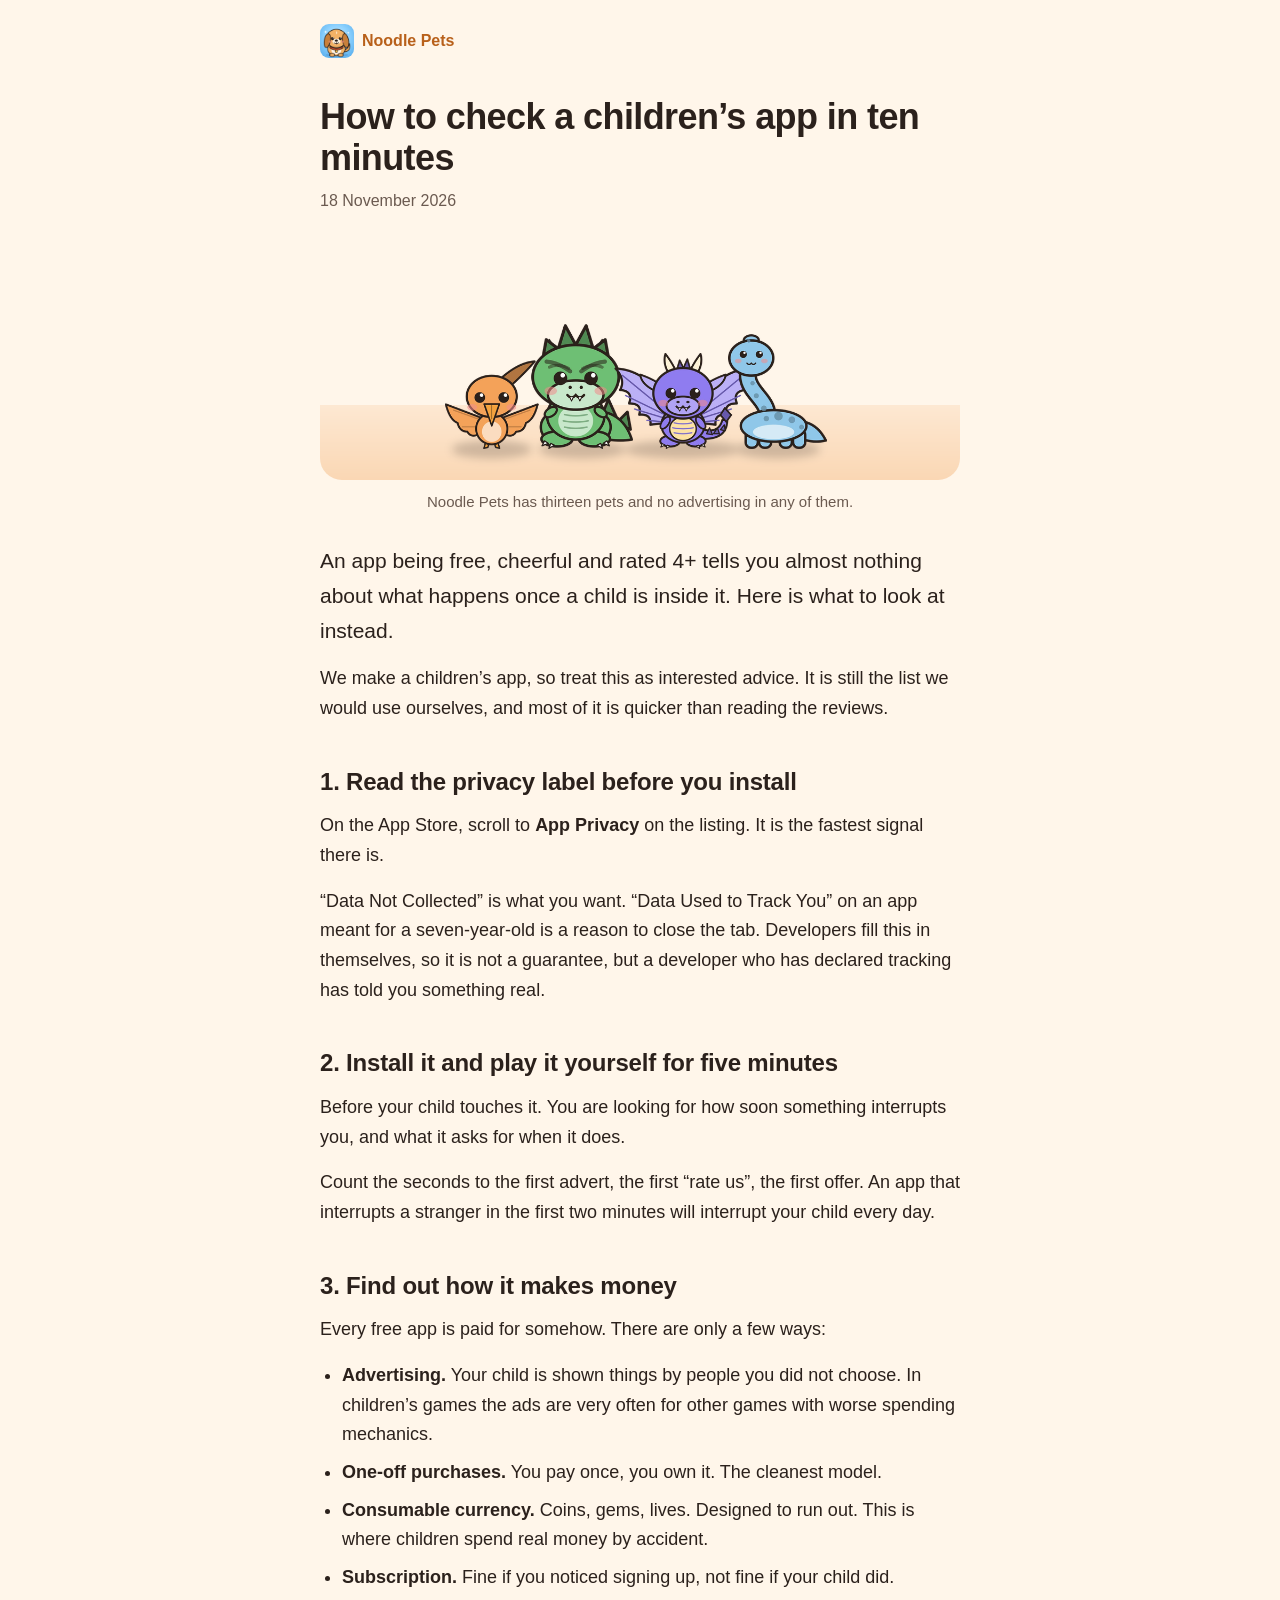
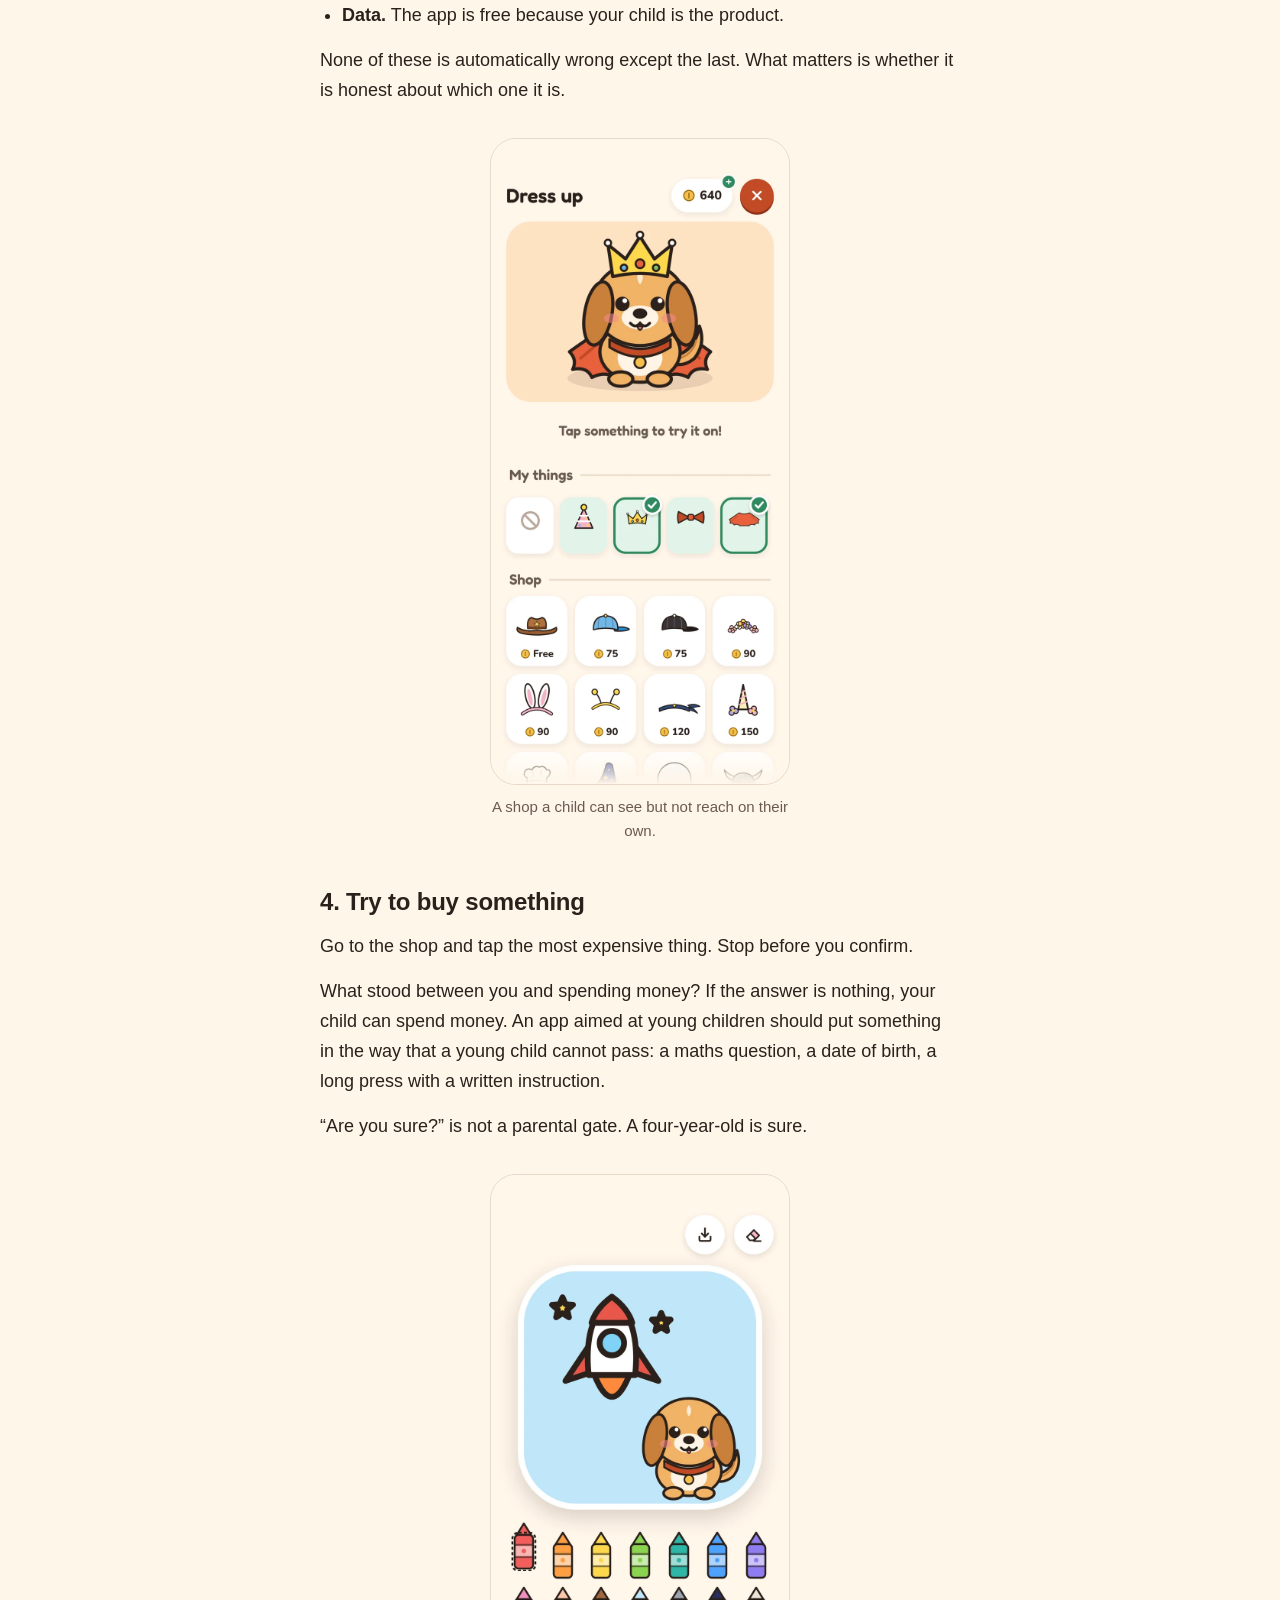
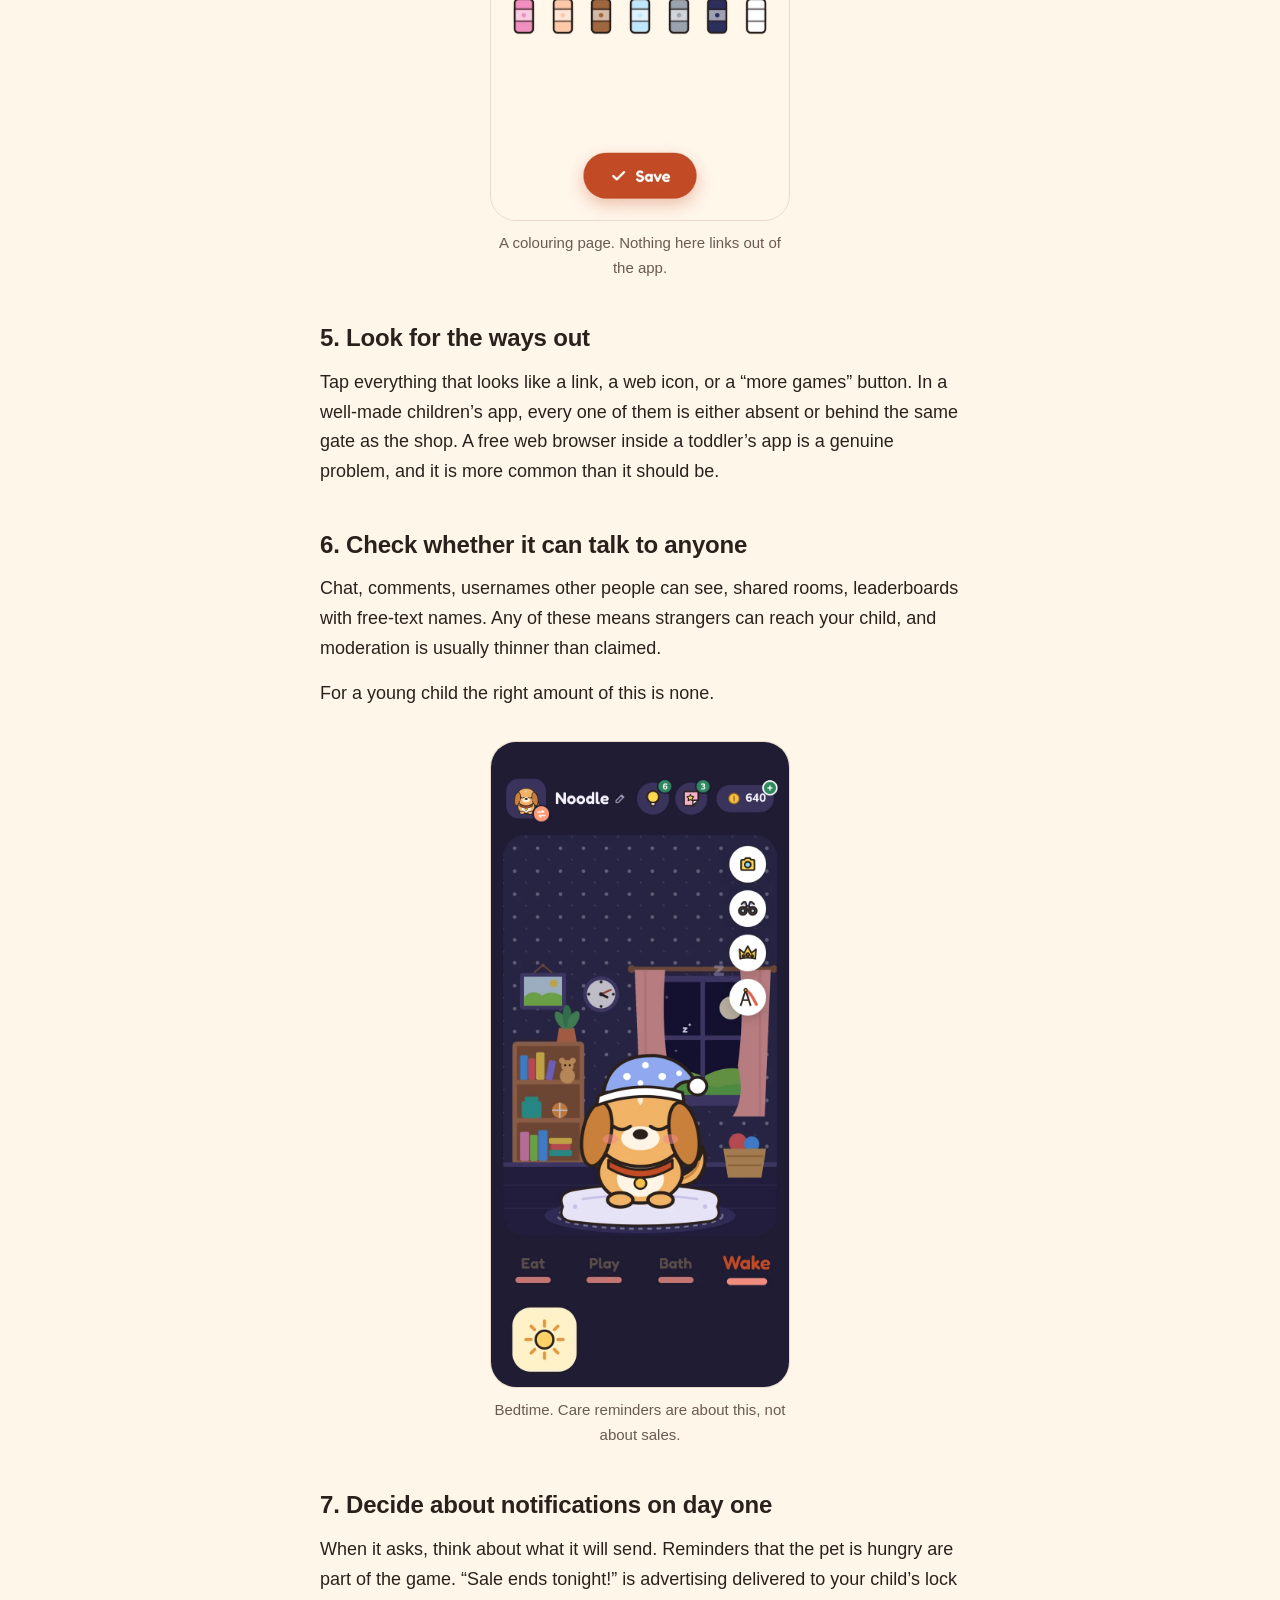
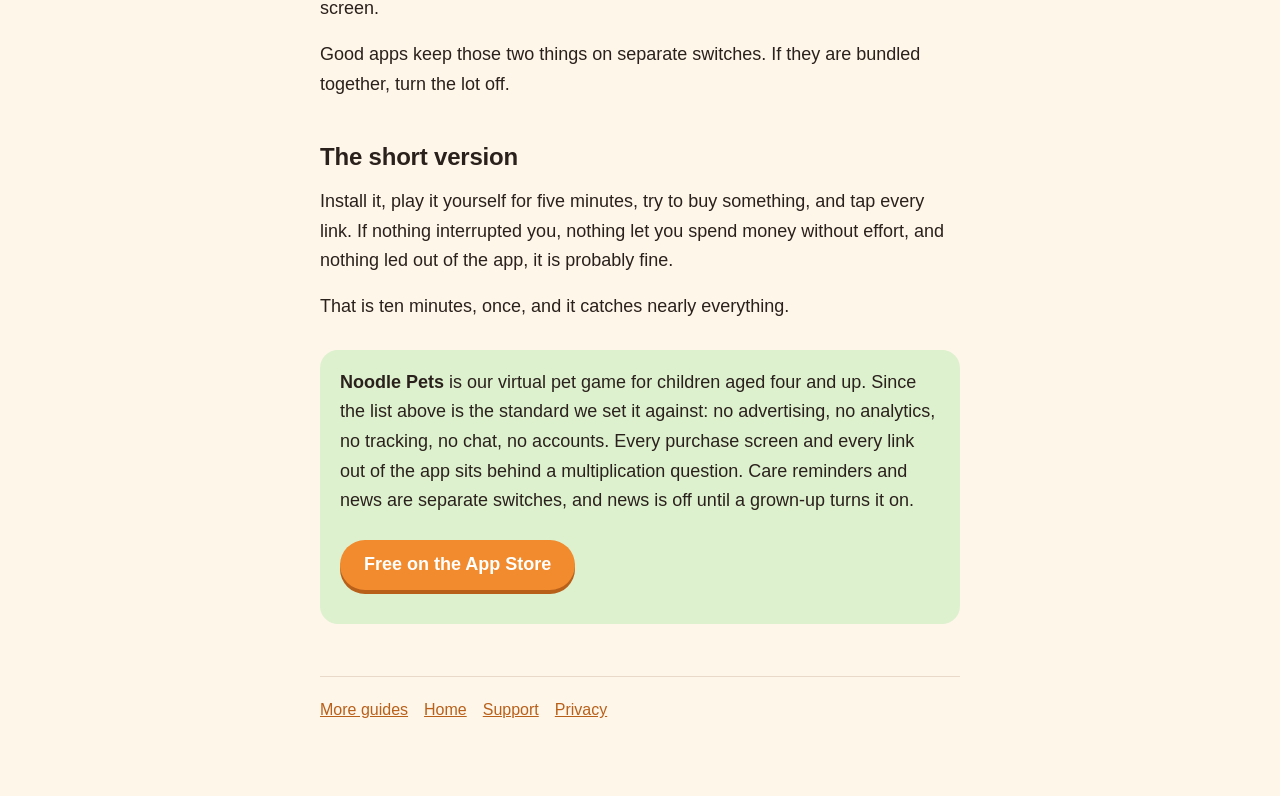
<file: guides/choosing-a-childrens-app/index.html>
<!doctype html>
<html lang="en">
<head>
<meta charset="utf-8">
<meta name="viewport" content="width=device-width, initial-scale=1">
<title>How to check a children&rsquo;s app before you let your child use it</title>
<meta name="description" content="Seven checks that take ten minutes and catch almost everything: ads, tracking, pressure to spend, and the tricks that get past parents.">
<link rel="canonical" href="https://noodlepets.app/guides/choosing-a-childrens-app/">
<meta property="og:title" content="How to check a children's app before you let your child use it">
<meta property="og:description" content="Seven checks that take ten minutes and catch almost everything.">
<meta property="og:image" content="https://noodlepets.app/images/og-banner.png">
<meta property="og:url" content="https://noodlepets.app/guides/choosing-a-childrens-app/">
<meta property="og:type" content="article">
<meta name="twitter:card" content="summary_large_image">
<link rel="stylesheet" href="/guides/style.css?v=3">
<link rel="icon" href="/favicon.ico" sizes="48x48">
<link rel="icon" type="image/png" sizes="32x32" href="/favicon-32.png">
<link rel="apple-touch-icon" href="/apple-touch-icon.png">
<meta name="theme-color" content="#4FA8EC">
</head>
<body>

<div class="top"><a href="/"><img src="/images/icon.png" alt="" width="34" height="34">Noodle Pets</a></div>

<main>
  <h1>How to check a children&rsquo;s app in ten minutes</h1>
  <p class="date">18 November 2026</p>

  <figure><img class="hero" src="/guides/hero-app.png" alt="Noodle Pets characters" width="1200" height="460"><figcaption>Noodle Pets has thirteen pets and no advertising in any of them.</figcaption></figure>

  <p class="lede">An app being free, cheerful and rated 4+ tells you almost nothing about what happens once a child is inside it. Here is what to look at instead.</p>

  <p>We make a children&rsquo;s app, so treat this as interested advice. It is still the list we would use ourselves, and most of it is quicker than reading the reviews.</p>

  <h2>1. Read the privacy label before you install</h2>

  <p>On the App Store, scroll to <strong>App Privacy</strong> on the listing. It is the fastest signal there is.</p>

  <p>&ldquo;Data Not Collected&rdquo; is what you want. &ldquo;Data Used to Track You&rdquo; on an app meant for a seven-year-old is a reason to close the tab. Developers fill this in themselves, so it is not a guarantee, but a developer who has declared tracking has told you something real.</p>

  <h2>2. Install it and play it yourself for five minutes</h2>

  <p>Before your child touches it. You are looking for how soon something interrupts you, and what it asks for when it does.</p>

  <p>Count the seconds to the first advert, the first &ldquo;rate us&rdquo;, the first offer. An app that interrupts a stranger in the first two minutes will interrupt your child every day.</p>

  <h2>3. Find out how it makes money</h2>

  <p>Every free app is paid for somehow. There are only a few ways:</p>

  <ul>
    <li><strong>Advertising.</strong> Your child is shown things by people you did not choose. In children&rsquo;s games the ads are very often for other games with worse spending mechanics.</li>
    <li><strong>One-off purchases.</strong> You pay once, you own it. The cleanest model.</li>
    <li><strong>Consumable currency.</strong> Coins, gems, lives. Designed to run out. This is where children spend real money by accident.</li>
    <li><strong>Subscription.</strong> Fine if you noticed signing up, not fine if your child did.</li>
    <li><strong>Data.</strong> The app is free because your child is the product.</li>
  </ul>

  <p>None of these is automatically wrong except the last. What matters is whether it is honest about which one it is.</p>

  <figure class="shot"><img src="/images/s5_dress.webp" alt="A screen from Noodle Pets" width="780" height="1688" loading="lazy"><figcaption>A shop a child can see but not reach on their own.</figcaption></figure>

  <h2>4. Try to buy something</h2>

  <p>Go to the shop and tap the most expensive thing. Stop before you confirm.</p>

  <p>What stood between you and spending money? If the answer is nothing, your child can spend money. An app aimed at young children should put something in the way that a young child cannot pass: a maths question, a date of birth, a long press with a written instruction.</p>

  <p>&ldquo;Are you sure?&rdquo; is not a parental gate. A four-year-old is sure.</p>

  <figure class="shot"><img src="/images/s8_color.webp" alt="A screen from Noodle Pets" width="780" height="1688" loading="lazy"><figcaption>A colouring page. Nothing here links out of the app.</figcaption></figure>

  <h2>5. Look for the ways out</h2>

  <p>Tap everything that looks like a link, a web icon, or a &ldquo;more games&rdquo; button. In a well-made children&rsquo;s app, every one of them is either absent or behind the same gate as the shop. A free web browser inside a toddler&rsquo;s app is a genuine problem, and it is more common than it should be.</p>

  <h2>6. Check whether it can talk to anyone</h2>

  <p>Chat, comments, usernames other people can see, shared rooms, leaderboards with free-text names. Any of these means strangers can reach your child, and moderation is usually thinner than claimed.</p>

  <p>For a young child the right amount of this is none.</p>

  <figure class="shot"><img src="/images/s9_night.webp" alt="A screen from Noodle Pets" width="780" height="1688" loading="lazy"><figcaption>Bedtime. Care reminders are about this, not about sales.</figcaption></figure>

  <h2>7. Decide about notifications on day one</h2>

  <p>When it asks, think about what it will send. Reminders that the pet is hungry are part of the game. &ldquo;Sale ends tonight!&rdquo; is advertising delivered to your child&rsquo;s lock screen.</p>

  <p>Good apps keep those two things on separate switches. If they are bundled together, turn the lot off.</p>

  <h2>The short version</h2>

  <p>Install it, play it yourself for five minutes, try to buy something, and tap every link. If nothing interrupted you, nothing let you spend money without effort, and nothing led out of the app, it is probably fine.</p>

  <p>That is ten minutes, once, and it catches nearly everything.</p>

  <div class="note">
    <p><strong>Noodle Pets</strong> is our virtual pet game for children aged four and up. Since the list above is the standard we set it against: no advertising, no analytics, no tracking, no chat, no accounts. Every purchase screen and every link out of the app sits behind a multiplication question. Care reminders and news are separate switches, and news is off until a grown-up turns it on.</p>
    <p><a class="mail" href="https://apps.apple.com/app/id6822843075">Free on the App Store</a></p>
  </div>

  <div class="foot">
    <a href="/guides/">More guides</a><a href="/">Home</a><a href="/support/">Support</a><a href="/privacy/">Privacy</a>
  </div>
</main>

</body>
</html>
</file>
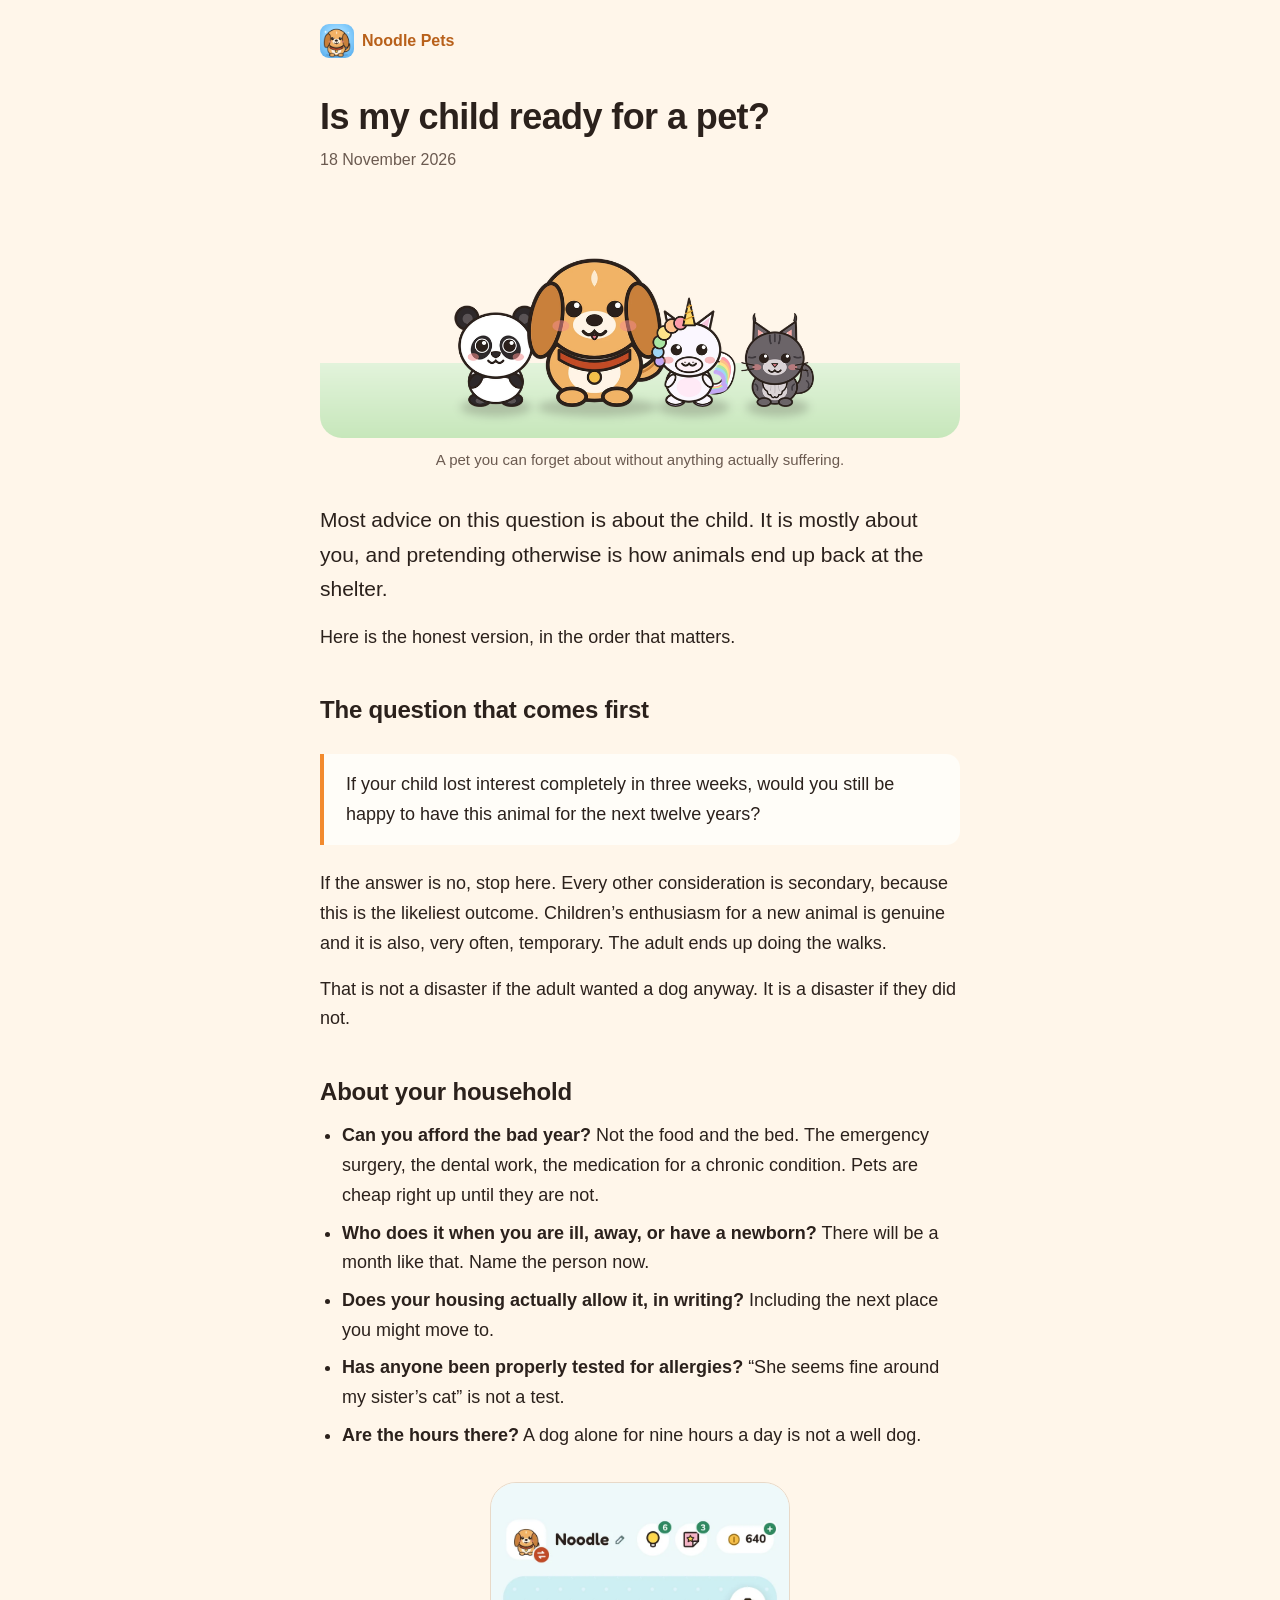
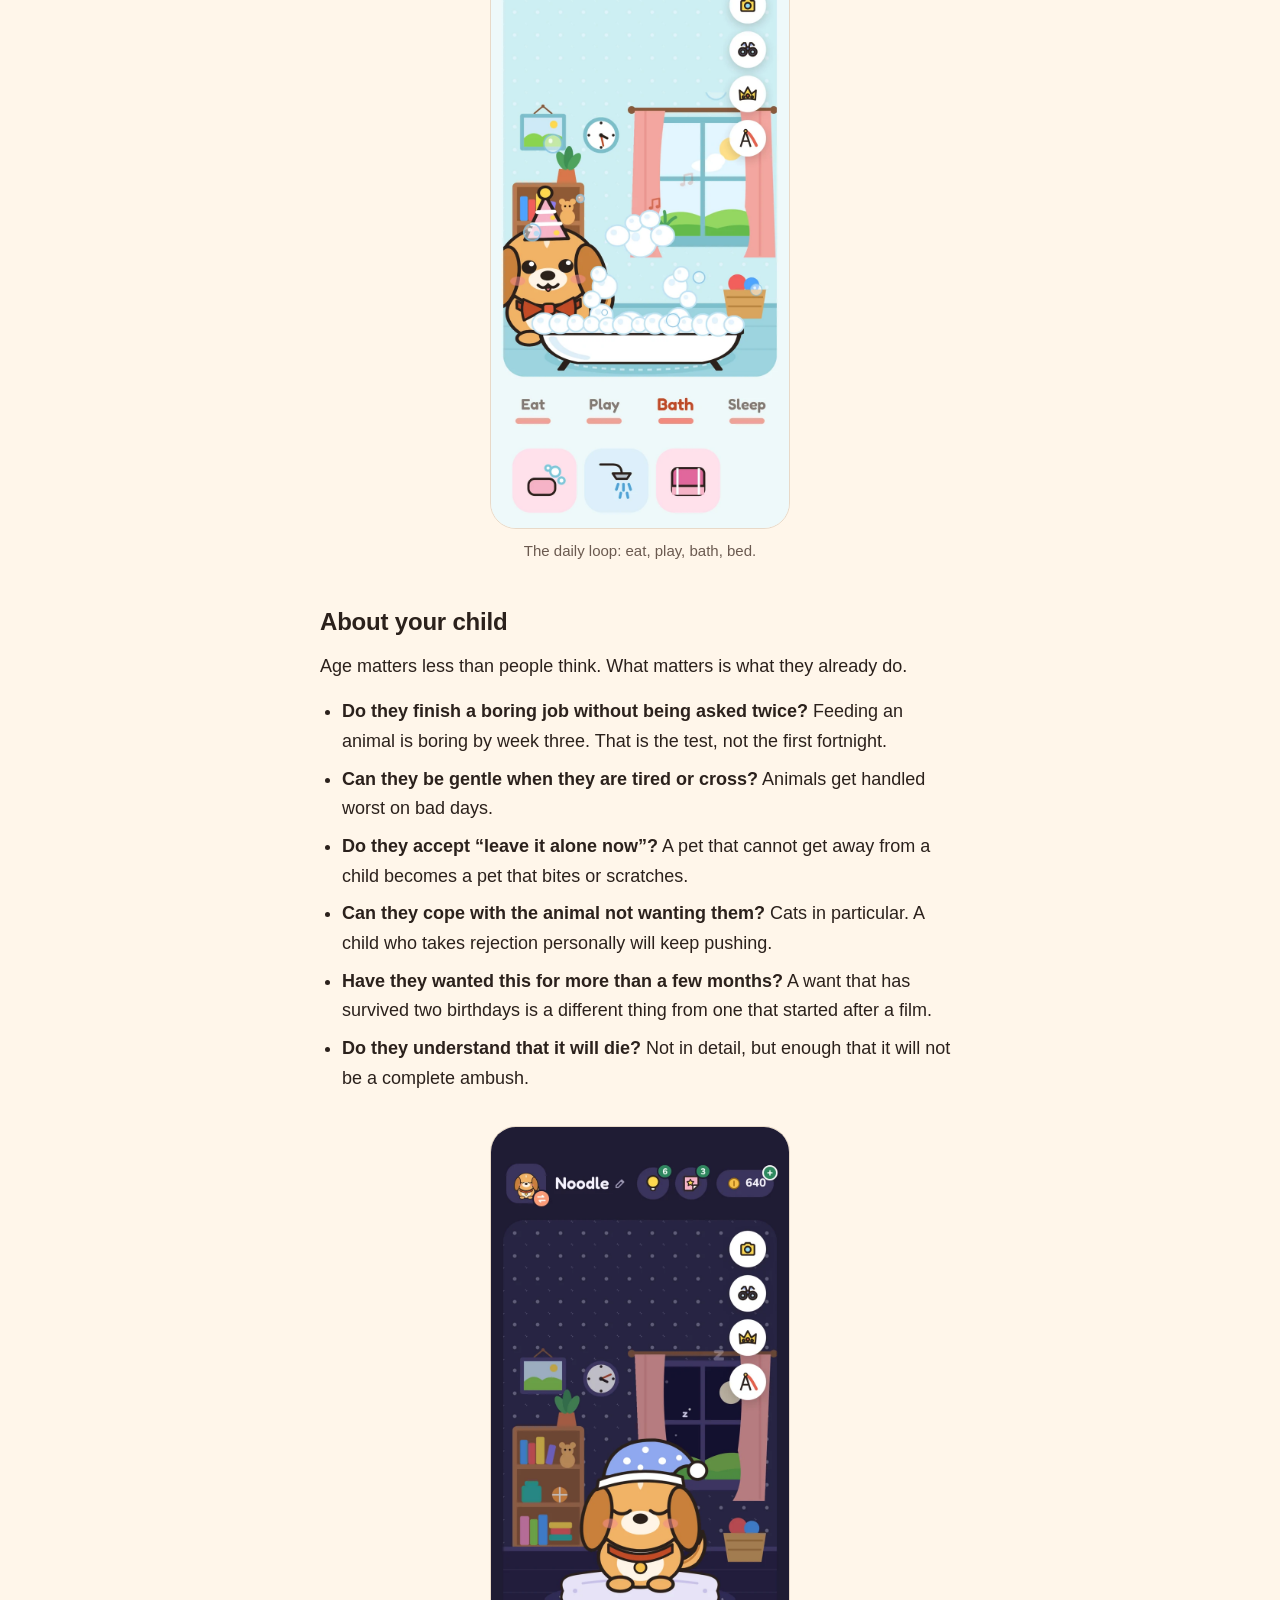
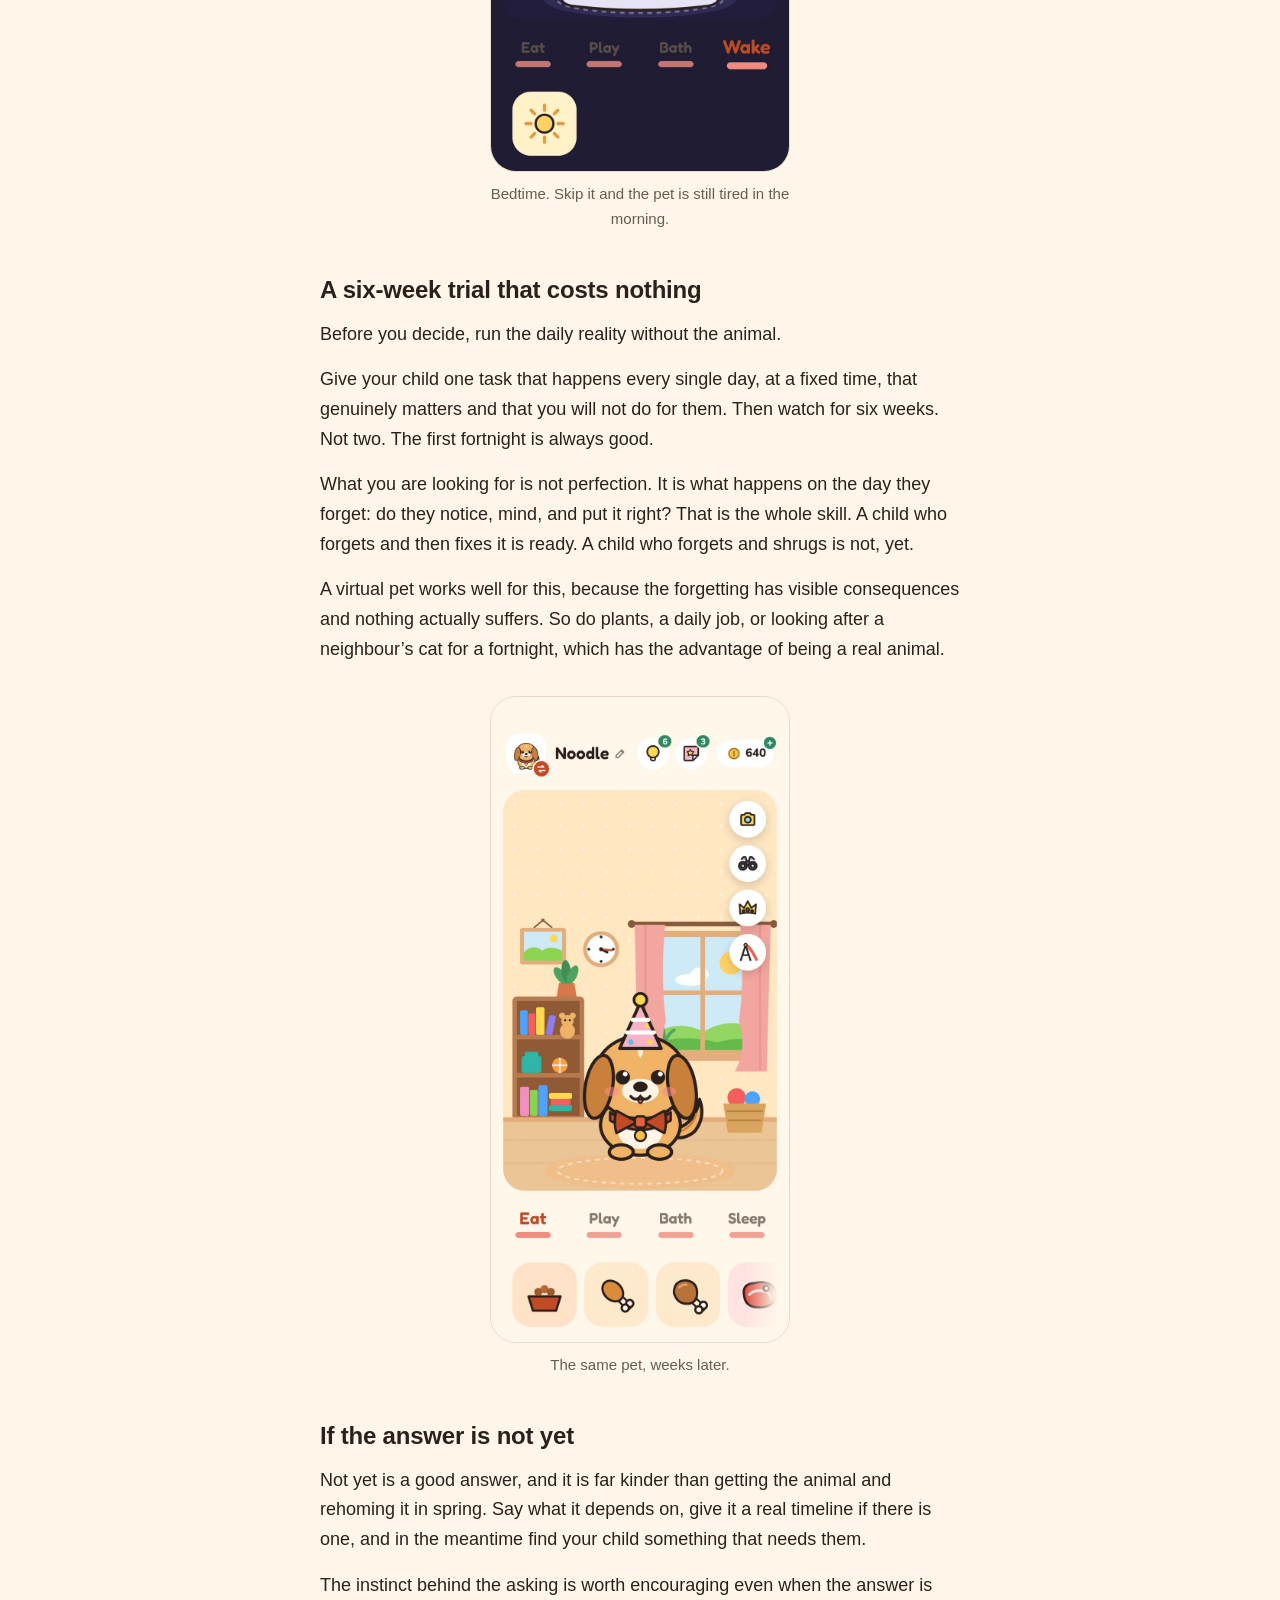
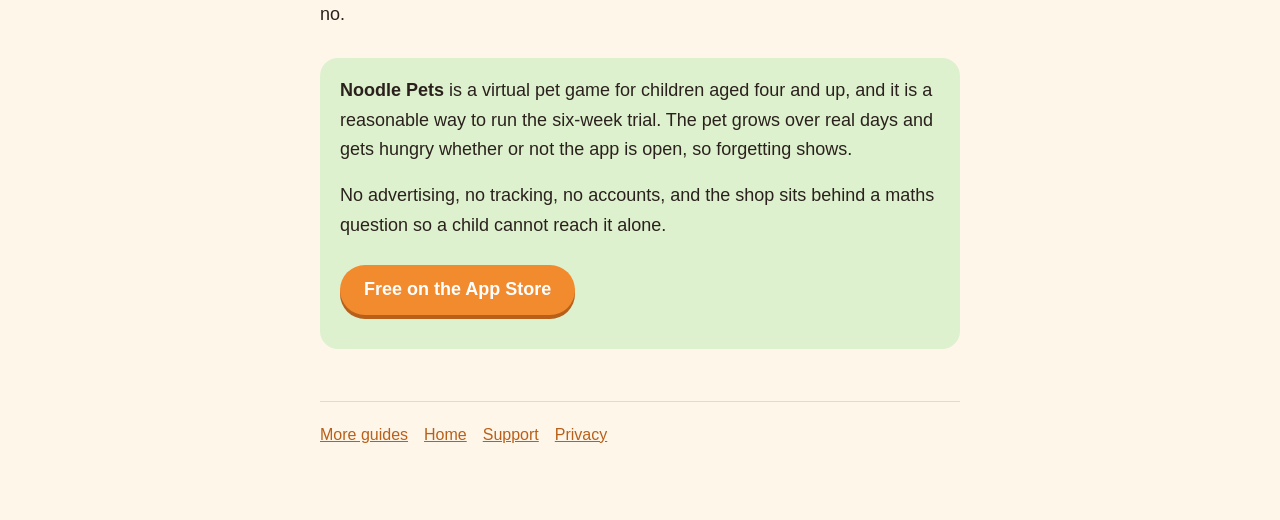
<file: guides/ready-for-a-real-pet/index.html>
<!doctype html>
<html lang="en">
<head>
<meta charset="utf-8">
<meta name="viewport" content="width=device-width, initial-scale=1">
<title>Is my child ready for a pet? An honest checklist</title>
<meta name="description" content="Eleven questions to work through before you get a family pet, and the one question that matters more than all of them.">
<link rel="canonical" href="https://noodlepets.app/guides/ready-for-a-real-pet/">
<meta property="og:title" content="Is my child ready for a pet? An honest checklist">
<meta property="og:description" content="Eleven questions to work through before you get a family pet, and the one that matters most.">
<meta property="og:image" content="https://noodlepets.app/images/og-banner.png">
<meta property="og:url" content="https://noodlepets.app/guides/ready-for-a-real-pet/">
<meta property="og:type" content="article">
<meta name="twitter:card" content="summary_large_image">
<link rel="stylesheet" href="/guides/style.css?v=3">
<link rel="icon" href="/favicon.ico" sizes="48x48">
<link rel="icon" type="image/png" sizes="32x32" href="/favicon-32.png">
<link rel="apple-touch-icon" href="/apple-touch-icon.png">
<meta name="theme-color" content="#4FA8EC">
</head>
<body>

<div class="top"><a href="/"><img src="/images/icon.png" alt="" width="34" height="34">Noodle Pets</a></div>

<main>
  <h1>Is my child ready for a pet?</h1>
  <p class="date">18 November 2026</p>

  <figure><img class="hero" src="/guides/hero-ready.png" alt="Noodle Pets characters" width="1200" height="460"><figcaption>A pet you can forget about without anything actually suffering.</figcaption></figure>

  <p class="lede">Most advice on this question is about the child. It is mostly about you, and pretending otherwise is how animals end up back at the shelter.</p>

  <p>Here is the honest version, in the order that matters.</p>

  <h2>The question that comes first</h2>

  <blockquote>
    <p>If your child lost interest completely in three weeks, would you still be happy to have this animal for the next twelve years?</p>
  </blockquote>

  <p>If the answer is no, stop here. Every other consideration is secondary, because this is the likeliest outcome. Children&rsquo;s enthusiasm for a new animal is genuine and it is also, very often, temporary. The adult ends up doing the walks.</p>

  <p>That is not a disaster if the adult wanted a dog anyway. It is a disaster if they did not.</p>

  <h2>About your household</h2>

  <ul>
    <li><strong>Can you afford the bad year?</strong> Not the food and the bed. The emergency surgery, the dental work, the medication for a chronic condition. Pets are cheap right up until they are not.</li>
    <li><strong>Who does it when you are ill, away, or have a newborn?</strong> There will be a month like that. Name the person now.</li>
    <li><strong>Does your housing actually allow it, in writing?</strong> Including the next place you might move to.</li>
    <li><strong>Has anyone been properly tested for allergies?</strong> &ldquo;She seems fine around my sister&rsquo;s cat&rdquo; is not a test.</li>
    <li><strong>Are the hours there?</strong> A dog alone for nine hours a day is not a well dog.</li>
  </ul>

  <figure class="shot"><img src="/images/s1_home.webp" alt="A screen from Noodle Pets" width="780" height="1688" loading="lazy"><figcaption>The daily loop: eat, play, bath, bed.</figcaption></figure>

  <h2>About your child</h2>

  <p>Age matters less than people think. What matters is what they already do.</p>

  <ul>
    <li><strong>Do they finish a boring job without being asked twice?</strong> Feeding an animal is boring by week three. That is the test, not the first fortnight.</li>
    <li><strong>Can they be gentle when they are tired or cross?</strong> Animals get handled worst on bad days.</li>
    <li><strong>Do they accept &ldquo;leave it alone now&rdquo;?</strong> A pet that cannot get away from a child becomes a pet that bites or scratches.</li>
    <li><strong>Can they cope with the animal not wanting them?</strong> Cats in particular. A child who takes rejection personally will keep pushing.</li>
    <li><strong>Have they wanted this for more than a few months?</strong> A want that has survived two birthdays is a different thing from one that started after a film.</li>
    <li><strong>Do they understand that it will die?</strong> Not in detail, but enough that it will not be a complete ambush.</li>
  </ul>

  <figure class="shot"><img src="/images/s9_night.webp" alt="A screen from Noodle Pets" width="780" height="1688" loading="lazy"><figcaption>Bedtime. Skip it and the pet is still tired in the morning.</figcaption></figure>

  <h2>A six-week trial that costs nothing</h2>

  <p>Before you decide, run the daily reality without the animal.</p>

  <p>Give your child one task that happens every single day, at a fixed time, that genuinely matters and that you will not do for them. Then watch for six weeks. Not two. The first fortnight is always good.</p>

  <p>What you are looking for is not perfection. It is what happens on the day they forget: do they notice, mind, and put it right? That is the whole skill. A child who forgets and then fixes it is ready. A child who forgets and shrugs is not, yet.</p>

  <p>A virtual pet works well for this, because the forgetting has visible consequences and nothing actually suffers. So do plants, a daily job, or looking after a neighbour&rsquo;s cat for a fortnight, which has the advantage of being a real animal.</p>

  <figure class="shot"><img src="/images/s3_big.webp" alt="A screen from Noodle Pets" width="780" height="1688" loading="lazy"><figcaption>The same pet, weeks later.</figcaption></figure>

  <h2>If the answer is not yet</h2>

  <p>Not yet is a good answer, and it is far kinder than getting the animal and rehoming it in spring. Say what it depends on, give it a real timeline if there is one, and in the meantime find your child something that needs them.</p>

  <p>The instinct behind the asking is worth encouraging even when the answer is no.</p>

  <div class="note">
    <p><strong>Noodle Pets</strong> is a virtual pet game for children aged four and up, and it is a reasonable way to run the six-week trial. The pet grows over real days and gets hungry whether or not the app is open, so forgetting shows.</p>
    <p>No advertising, no tracking, no accounts, and the shop sits behind a maths question so a child cannot reach it alone.</p>
    <p><a class="mail" href="https://apps.apple.com/app/id6822843075">Free on the App Store</a></p>
  </div>

  <div class="foot">
    <a href="/guides/">More guides</a><a href="/">Home</a><a href="/support/">Support</a><a href="/privacy/">Privacy</a>
  </div>
</main>

</body>
</html>
</file>
<file: guides/style.css>
:root{
  --bg:#FFF6EA; --ink:#2B211C; --quiet:#6B5A50; --line:#E8D9C8;
  --orange:#F28A2E; --orange-dark:#B8601A; --mint:#DDF1CF; --card:#FFFDF8;
}
*{box-sizing:border-box}
body{margin:0;background:var(--bg);color:var(--ink);
  font:18px/1.65 -apple-system,BlinkMacSystemFont,"Segoe UI",Roboto,sans-serif;
  -webkit-font-smoothing:antialiased}
main{max-width:680px;margin:0 auto;padding:0 20px 72px}
.top{max-width:680px;margin:0 auto;padding:24px 20px 0}
.top a{display:inline-flex;align-items:center;gap:8px;color:var(--orange-dark);
  text-decoration:none;font-weight:700;font-size:16px}
.top img{width:34px;height:34px;border-radius:9px;display:block}
h1{font-size:36px;line-height:1.15;margin:28px 0 10px;letter-spacing:-.6px}
h2{font-size:24px;margin:38px 0 10px;letter-spacing:-.2px}
h3{font-size:20px;margin:26px 0 6px}
p{margin:0 0 16px}
ul,ol{margin:0 0 16px;padding-left:22px}
li{margin:0 0 8px}
a{color:var(--orange-dark)}
.date{color:var(--quiet);font-size:16px;margin:0 0 26px}
.lede{font-size:21px;color:var(--ink)}
.note{background:var(--mint);border-radius:18px;padding:18px 20px;margin:28px 0}
.note p:last-child{margin:0}
blockquote{margin:24px 0;padding:16px 22px;background:var(--card);
  border-left:4px solid var(--orange);border-radius:0 14px 14px 0}
blockquote p:last-child{margin:0}
.cards{display:grid;gap:16px;margin:24px 0}
.card{display:block;background:var(--card);border:1px solid var(--line);
  border-radius:18px;padding:20px 22px;text-decoration:none;color:var(--ink)}
.card:hover{border-color:var(--orange)}
.card h2{margin:0 0 6px;font-size:21px}
.card p{margin:0;color:var(--quiet);font-size:16px}
.mail{display:inline-flex;align-items:center;height:50px;padding:0 24px;margin:8px 0 16px;
  border-radius:999px;background:var(--orange);color:#fff;font-weight:700;text-decoration:none;
  box-shadow:0 4px 0 var(--orange-dark)}
.mail:focus-visible{outline:3px solid var(--ink);outline-offset:3px}
.foot{margin-top:52px;padding-top:20px;border-top:1px solid var(--line);
  color:var(--quiet);font-size:16px}
.foot a{margin-right:16px}
@media (max-width:520px){
  body{font-size:17px}
  h1{font-size:29px}
  h2{font-size:21px}
  .lede{font-size:19px}
}

/* article visuals */
figure{margin:30px 0;max-width:100%}
figure img{display:block;width:100%;max-width:100%;height:auto;border-radius:22px}
img.hero{display:block;width:100%;max-width:100%;height:auto;border-radius:22px;margin:0}
figure.shot{max-width:300px;margin:32px auto}
figure.shot img{border-radius:26px;border:1px solid var(--line)}
figcaption{margin-top:10px;color:var(--quiet);font-size:15px;text-align:center;
  max-width:100%}
.card .thumb{width:100%;max-width:100%;height:160px;object-fit:cover;object-position:50% 78%;
  border-radius:12px;margin:0 0 14px;display:block}
.card{padding:16px 18px 20px}
</file>
